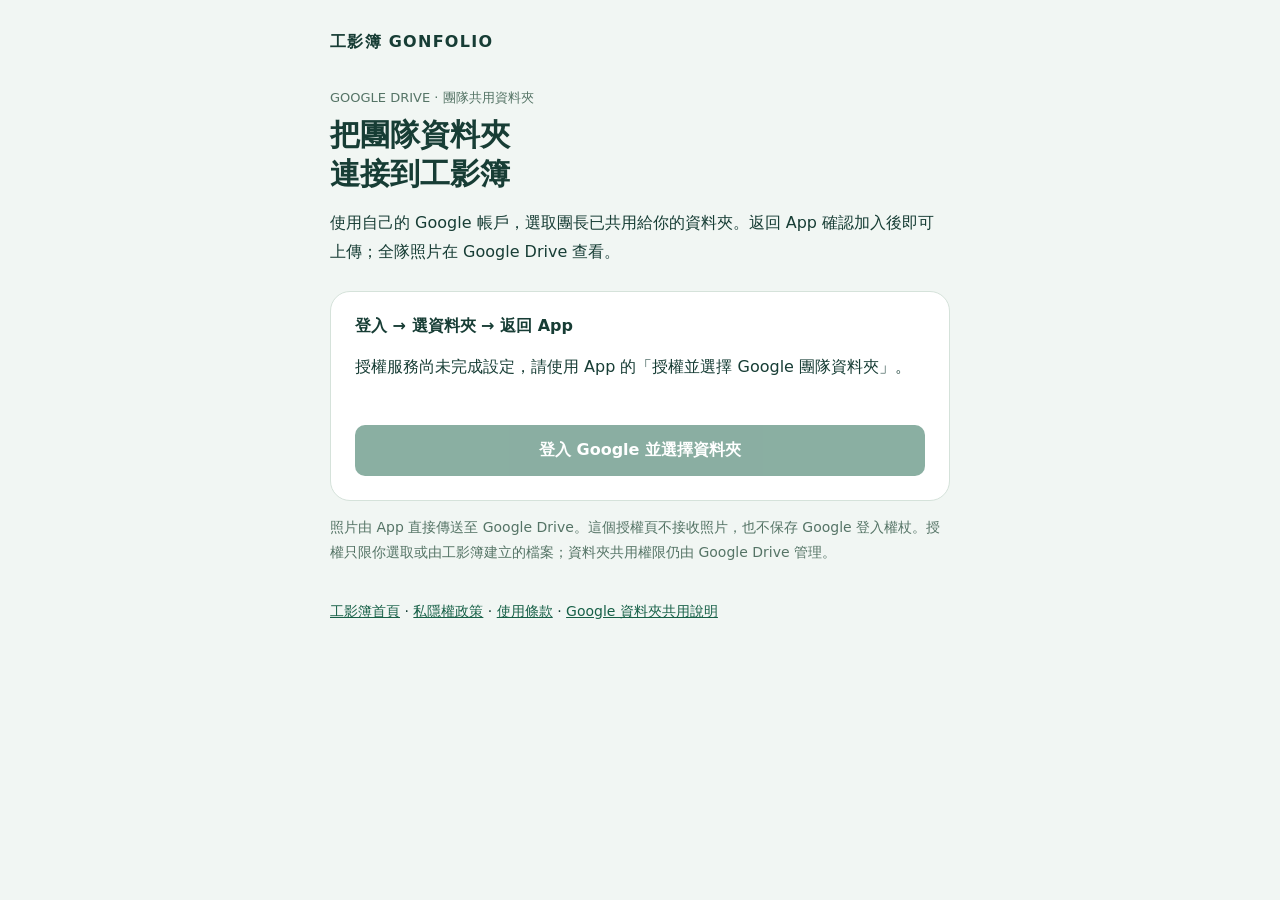
<file: index.html>
<!doctype html>
<html lang="zh-Hant">
<head><meta name="google-site-verification" content="Nn_IgteA2ON3d1dRdtTkC3zUwNd9rB3LvDil2HXBy3Y" /><meta name="google-site-verification" content="3NgYE6z-aHCLZFXHqShtHD-wTeL3xOKbj1ky5w47az0" /><meta charset="utf-8"><meta name="viewport" content="width=device-width,initial-scale=1"><meta name="referrer" content="strict-origin-when-cross-origin"><title>加入 Google 團隊 · 工影簿 Gonfolio</title>
<style>
:root{color-scheme:light;font-family:system-ui,sans-serif;color:#173d35;background:#f1f6f3}*{box-sizing:border-box}body{margin:0;padding:32px 20px}main{max-width:620px;margin:0 auto}header{font-weight:700;letter-spacing:.08em;margin-bottom:36px}h1{font-size:30px;line-height:1.3;margin:8px 0 16px}p{line-height:1.8}.eyebrow{font-size:13px;color:#557466}section{background:#fff;border:1px solid #d5e2da;border-radius:20px;padding:24px;margin-top:24px}button,.action{font:inherit;font-weight:600;padding:15px 20px;border:0;border-radius:10px;background:#176047;color:white;cursor:pointer;display:block;width:100%;text-align:center;text-decoration:none;margin-top:14px}button:disabled{opacity:.5;cursor:wait}button.secondary{background:#e7f0e9;color:#173d35}textarea{font:14px ui-monospace,monospace;width:100%;min-height:100px;padding:12px;border:1px solid #b9cec5;border-radius:8px}a{color:#176047}#status{white-space:pre-wrap;min-height:56px}#account{overflow-wrap:anywhere}.fine{font-size:14px;color:#557466}footer{padding-top:24px;font-size:14px}[hidden]{display:none!important}:focus-visible{outline:3px solid #c1902e;outline-offset:4px}
</style><script defer src="config.js"></script><script defer src="picker.js"></script></head>
<body><main><header>工影簿 GONFOLIO</header><div class="eyebrow">GOOGLE DRIVE · 團隊共用資料夾</div><h1>把團隊資料夾<br>連接到工影簿</h1><p>使用自己的 Google 帳戶，選取團長已共用給你的資料夾。返回 App 確認加入後即可上傳；全隊照片在 Google Drive 查看。</p>
<section aria-label="Google 資料夾授權"><strong>登入 → 選資料夾 → 返回 App</strong><p id="status" role="status" aria-live="polite">正在準備 Google 授權…</p><p id="account" class="fine"></p><button id="pick" disabled>登入 Google 並選擇資料夾</button><a id="return" class="action" hidden>返回 App 確認加入</a>
<details id="result-panel" hidden><summary>無法返回 App？使用代碼加入</summary><p class="fine">也可複製資料夾代碼，在 App「團隊 → 加入團隊」貼上。代碼不會授予他人存取權。</p><textarea id="result" readonly aria-label="團隊資料夾代碼"></textarea><button id="copy" class="secondary" disabled>複製資料夾代碼</button></details></section>
<p class="fine">照片由 App 直接傳送至 Google Drive。這個授權頁不接收照片，也不保存 Google 登入權杖。授權只限你選取或由工影簿建立的檔案；資料夾共用權限仍由 Google Drive 管理。</p>
<footer><a href="home.html">工影簿首頁</a> · <a href="privacy.html">私隱權政策</a> · <a href="terms.html">使用條款</a> · <a href="https://support.google.com/drive/answer/7166529">Google 資料夾共用說明</a></footer></main></body></html>
</file>
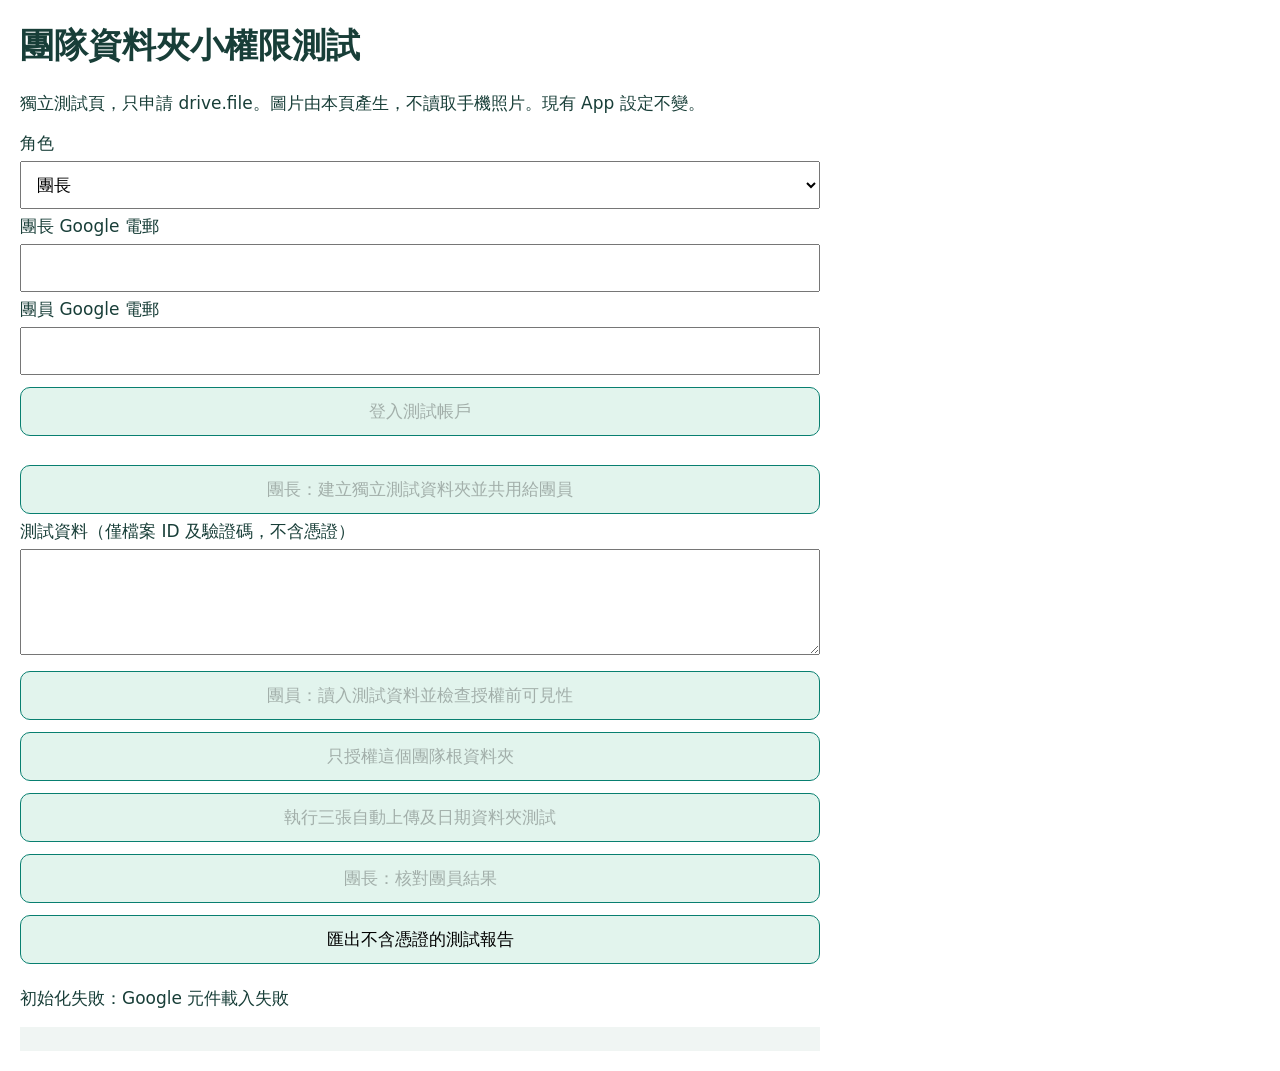
<file: drive-file-probe.html>
<!doctype html><html lang="zh-Hant"><head><meta charset="utf-8"><meta name="viewport" content="width=device-width,initial-scale=1"><meta name="referrer" content="strict-origin-when-cross-origin"><title>Gonfolio 小權限獨立測試</title><style>body{font:17px system-ui;margin:20px;max-width:800px;color:#183e38}button,input,select,textarea{font:inherit;padding:12px;margin:6px 0;box-sizing:border-box;width:100%}button{background:#e2f4ed;border:1px solid #087f70;border-radius:10px}pre{white-space:pre-wrap;overflow-wrap:anywhere;background:#f0f5f3;padding:12px}label{display:block}small{display:block;color:#526760}</style></head><body>
<h1>團隊資料夾小權限測試</h1><p>獨立測試頁，只申請 drive.file。圖片由本頁產生，不讀取手機照片。現有 App 設定不變。</p>
<label>角色<select id="role"><option value="owner">團長</option><option value="member">團員</option></select></label>
<label>團長 Google 電郵<input id="owner" type="email"></label><label>團員 Google 電郵<input id="member" type="email"></label>
<button id="login" disabled>登入測試帳戶</button><p id="identity"></p>
<button id="prepare" disabled>團長：建立獨立測試資料夾並共用給團員</button>
<label>測試資料（僅檔案 ID 及驗證碼，不含憑證）<textarea id="manifest" rows="4"></textarea></label>
<button id="load" disabled>團員：讀入測試資料並檢查授權前可見性</button>
<button id="pick" disabled>只授權這個團隊根資料夾</button>
<button id="run" disabled>執行三張自動上傳及日期資料夾測試</button>
<button id="cross" disabled>團長：核對團員結果</button>
<button id="export">匯出不含憑證的測試報告</button>
<p id="status">載入 Google 元件…</p><pre id="report"></pre>
<script src="config.js"></script><script type="module" src="drive-file-probe.mjs"></script></body></html>
</file>
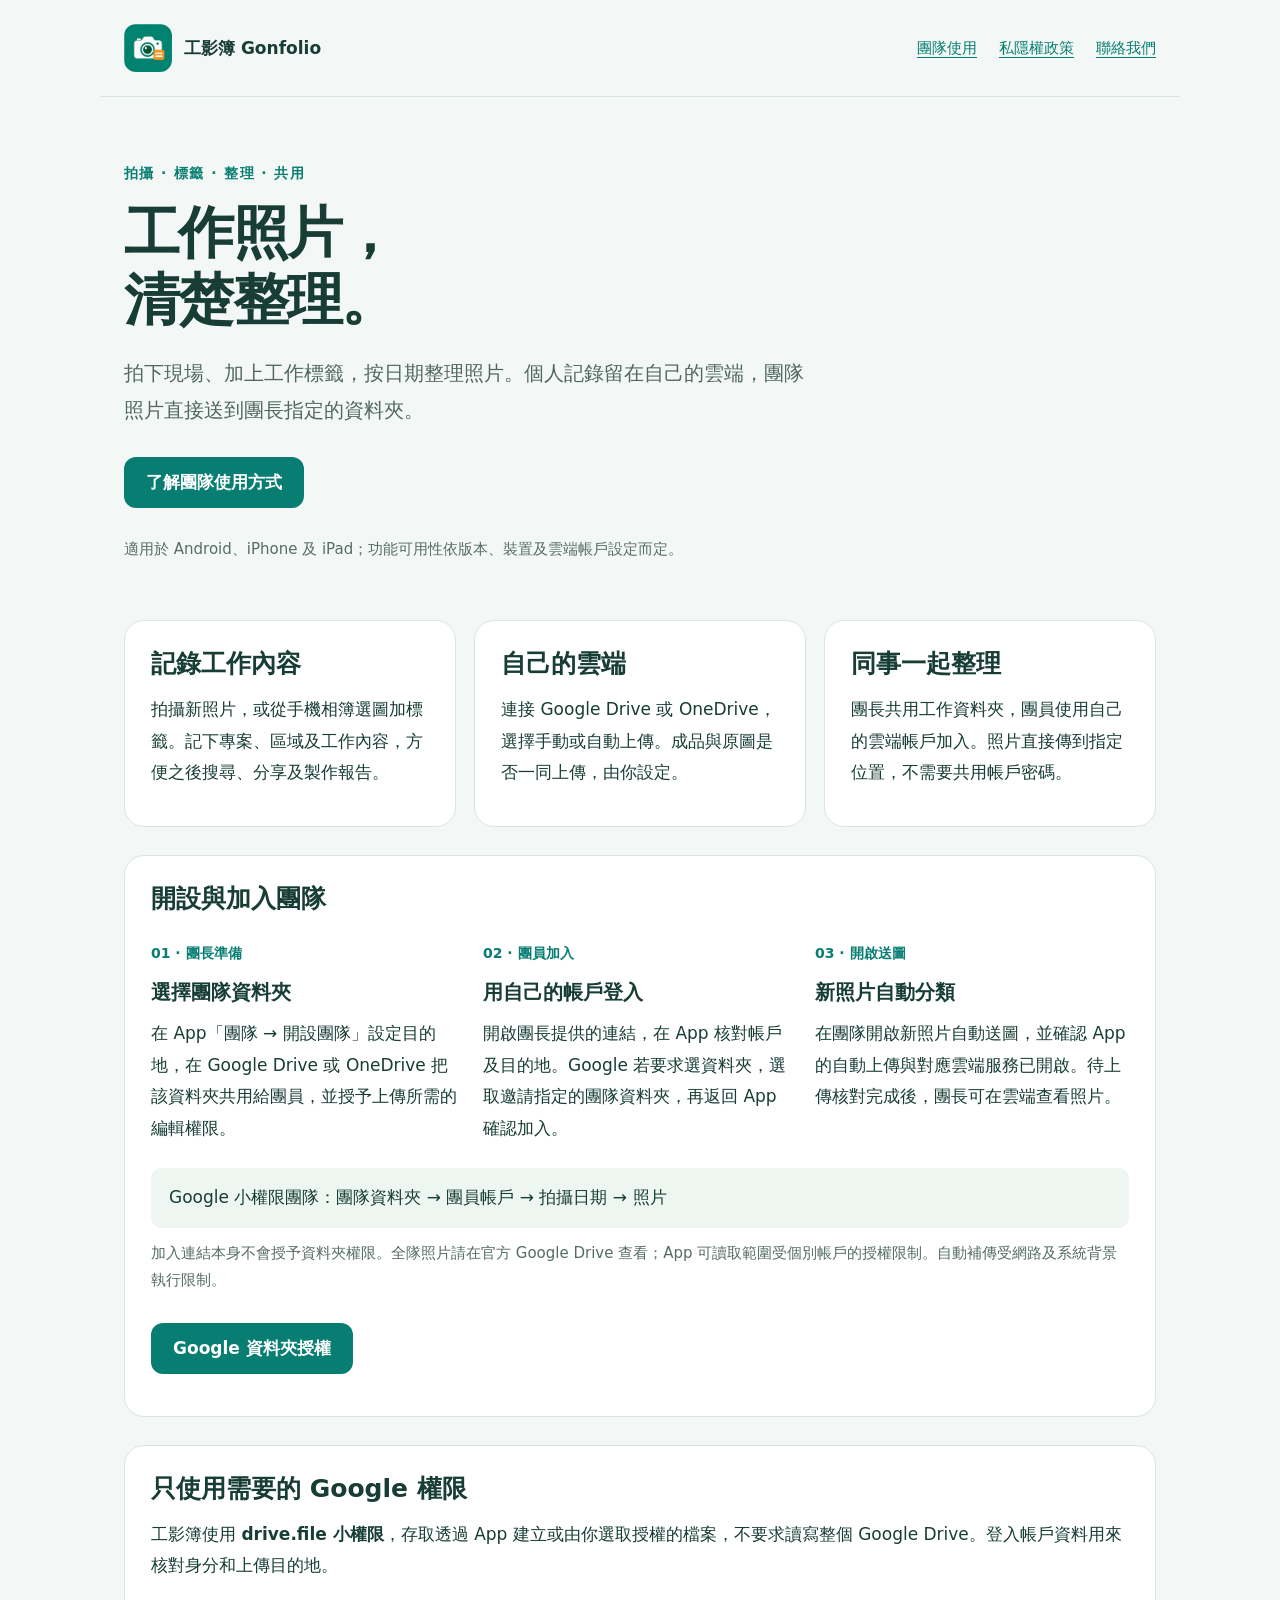
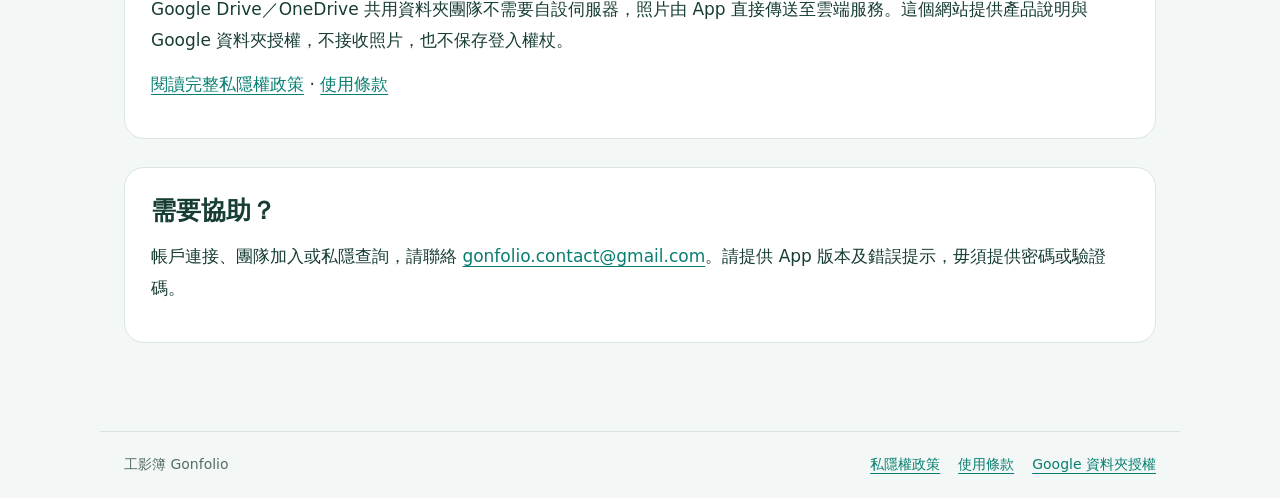
<file: home.html>
<!doctype html>
<html lang="zh-Hant">
<head><meta name="google-site-verification" content="Nn_IgteA2ON3d1dRdtTkC3zUwNd9rB3LvDil2HXBy3Y" /><meta name="google-site-verification" content="3NgYE6z-aHCLZFXHqShtHD-wTeL3xOKbj1ky5w47az0" /><meta charset="utf-8"><meta name="viewport" content="width=device-width,initial-scale=1"><meta name="referrer" content="no-referrer"><meta name="description" content="工影簿 Gonfolio：為工作照片加上標籤，按日期整理，直接上傳到個人或團隊的 Google Drive、OneDrive。"><title>工影簿 Gonfolio · 工作照片，清楚整理</title><link rel="icon" href="logo.png"><link rel="stylesheet" href="site.css"></head>
<body><a class="skip" href="#main">跳至主要內容</a>
<header><a class="brand" href="home.html"><img src="logo.png" width="48" height="48" alt="">工影簿 Gonfolio</a><nav aria-label="網站導覽"><a href="#team">團隊使用</a><a href="privacy.html">私隱權政策</a><a href="mailto:gonfolio.contact@gmail.com">聯絡我們</a></nav></header>
<main id="main"><section class="hero"><div class="eyebrow">拍攝 · 標籤 · 整理 · 共用</div><h1>工作照片，<br>清楚整理。</h1><p class="lead">拍下現場、加上工作標籤，按日期整理照片。個人記錄留在自己的雲端，團隊照片直接送到團長指定的資料夾。</p><a class="button" href="#team">了解團隊使用方式</a><p class="muted">適用於 Android、iPhone 及 iPad；功能可用性依版本、裝置及雲端帳戶設定而定。</p></section>
<div class="grid"><section class="card"><h2>記錄工作內容</h2><p>拍攝新照片，或從手機相簿選圖加標籤。記下專案、區域及工作內容，方便之後搜尋、分享及製作報告。</p></section><section class="card"><h2>自己的雲端</h2><p>連接 Google Drive 或 OneDrive，選擇手動或自動上傳。成品與原圖是否一同上傳，由你設定。</p></section><section class="card"><h2>同事一起整理</h2><p>團長共用工作資料夾，團員使用自己的雲端帳戶加入。照片直接傳到指定位置，不需要共用帳戶密碼。</p></section></div>
<section class="panel" id="team"><h2>開設與加入團隊</h2><div class="grid"><div><p class="step">01 · 團長準備</p><h3>選擇團隊資料夾</h3><p>在 App「團隊 → 開設團隊」設定目的地，在 Google Drive 或 OneDrive 把該資料夾共用給團員，並授予上傳所需的編輯權限。</p></div><div><p class="step">02 · 團員加入</p><h3>用自己的帳戶登入</h3><p>開啟團長提供的連結，在 App 核對帳戶及目的地。Google 若要求選資料夾，選取邀請指定的團隊資料夾，再返回 App 確認加入。</p></div><div><p class="step">03 · 開啟送圖</p><h3>新照片自動分類</h3><p>在團隊開啟新照片自動送圖，並確認 App 的自動上傳與對應雲端服務已開啟。待上傳核對完成後，團長可在雲端查看照片。</p></div></div><p class="path">Google 小權限團隊：團隊資料夾 → 團員帳戶 → 拍攝日期 → 照片</p><p class="muted">加入連結本身不會授予資料夾權限。全隊照片請在官方 Google Drive 查看；App 可讀取範圍受個別帳戶的授權限制。自動補傳受網路及系統背景執行限制。</p><a class="button" href="index.html">Google 資料夾授權</a></section>
<section class="panel"><h2>只使用需要的 Google 權限</h2><p>工影簿使用 <strong>drive.file 小權限</strong>，存取透過 App 建立或由你選取授權的檔案，不要求讀寫整個 Google Drive。登入帳戶資料用來核對身分和上傳目的地。</p><p>Google Drive／OneDrive 共用資料夾團隊不需要自設伺服器，照片由 App 直接傳送至雲端服務。這個網站提供產品說明與 Google 資料夾授權，不接收照片，也不保存登入權杖。</p><p><a href="privacy.html">閱讀完整私隱權政策</a> · <a href="terms.html">使用條款</a></p></section>
<section class="panel"><h2>需要協助？</h2><p>帳戶連接、團隊加入或私隱查詢，請聯絡 <a href="mailto:gonfolio.contact@gmail.com">gonfolio.contact@gmail.com</a>。請提供 App 版本及錯誤提示，毋須提供密碼或驗證碼。</p></section></main>
<footer><span>工影簿 Gonfolio</span><a href="privacy.html">私隱權政策</a><a href="terms.html">使用條款</a><a href="index.html">Google 資料夾授權</a></footer></body></html>
</file>
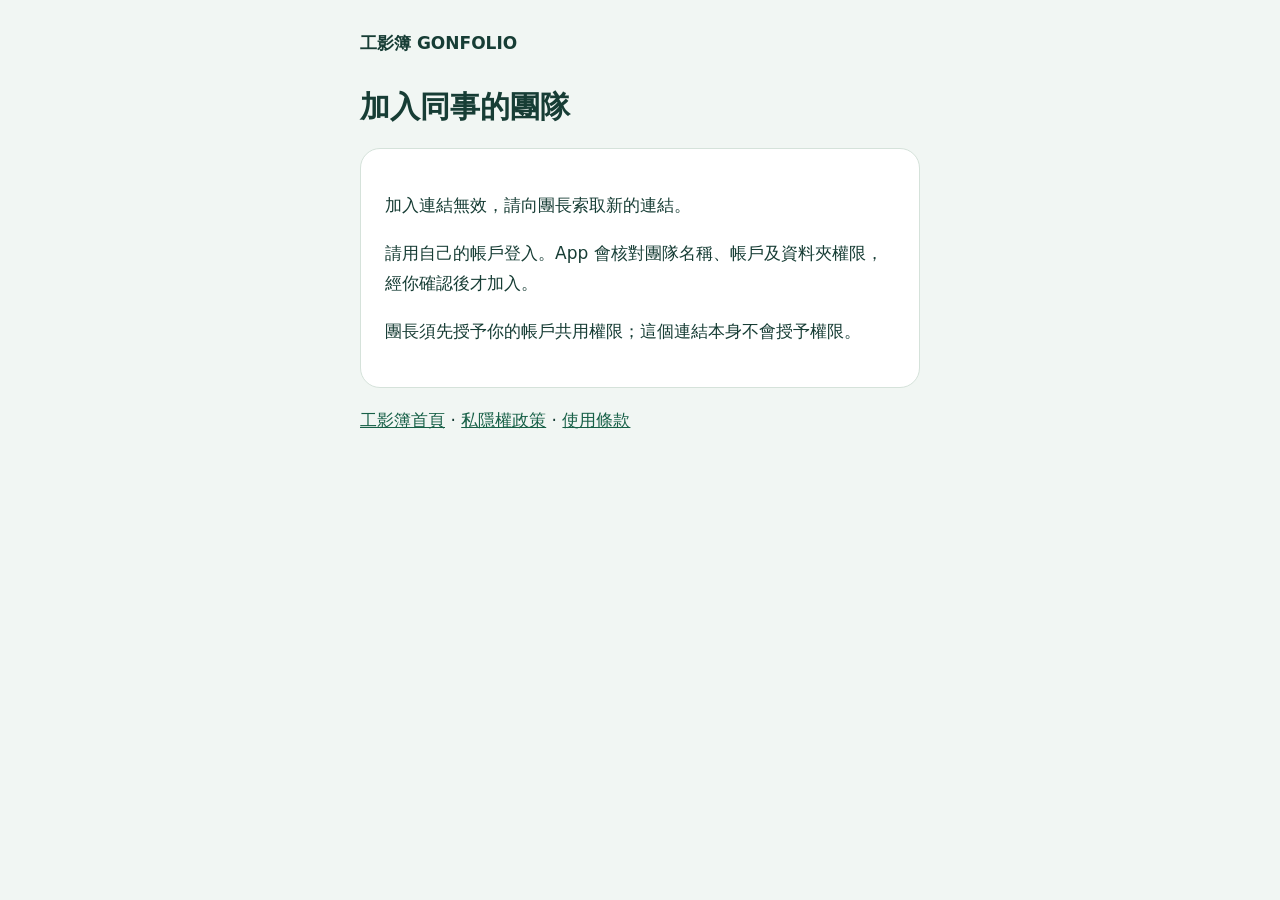
<file: invite.html>
<!doctype html>
<html lang="zh-Hant"><head><meta charset="utf-8"><meta name="viewport" content="width=device-width,initial-scale=1"><meta name="referrer" content="no-referrer"><title>加入團隊 · 工影簿 Gonfolio</title>
<style>:root{font:17px system-ui,sans-serif;color:#173d35;background:#f1f6f3}*{box-sizing:border-box}body{margin:0;padding:32px 20px}main{max-width:560px;margin:auto}header{font-weight:700;margin-bottom:32px}h1{font-size:30px}p{line-height:1.8}section{background:white;border:1px solid #d5e2da;border-radius:20px;padding:24px}.action,button{display:block;width:100%;padding:16px;margin-top:16px;border:0;border-radius:10px;background:#176047;color:white;font:inherit;text-align:center;text-decoration:none}textarea{width:100%;min-height:100px;margin-top:16px;overflow-wrap:anywhere}details{margin-top:24px}a{color:#176047}[hidden]{display:none!important}:focus-visible{outline:3px solid #c1902e;outline-offset:4px}</style><script defer src="invite.js"></script></head>
<body><main><header>工影簿 GONFOLIO</header><h1>加入同事的團隊</h1><section><p id="status" role="status">正在核對加入連結…</p><a id="open" class="action" hidden>開啟 App，確認加入</a><p>請用自己的帳戶登入。App 會核對團隊名稱、帳戶及資料夾權限，經你確認後才加入。</p><p>團長須先授予你的帳戶共用權限；這個連結本身不會授予權限。</p><details id="fallback" hidden><summary>App 沒有開啟？</summary><p>請先安裝新版工影簿。也可複製代碼，在 App「團隊 → 加入團隊」貼上。</p><textarea id="code" readonly aria-label="團隊加入代碼"></textarea><button id="copy">複製加入代碼</button></details></section><p><a href="home.html">工影簿首頁</a> · <a href="privacy.html">私隱權政策</a> · <a href="terms.html">使用條款</a></p></main></body></html>
</file>
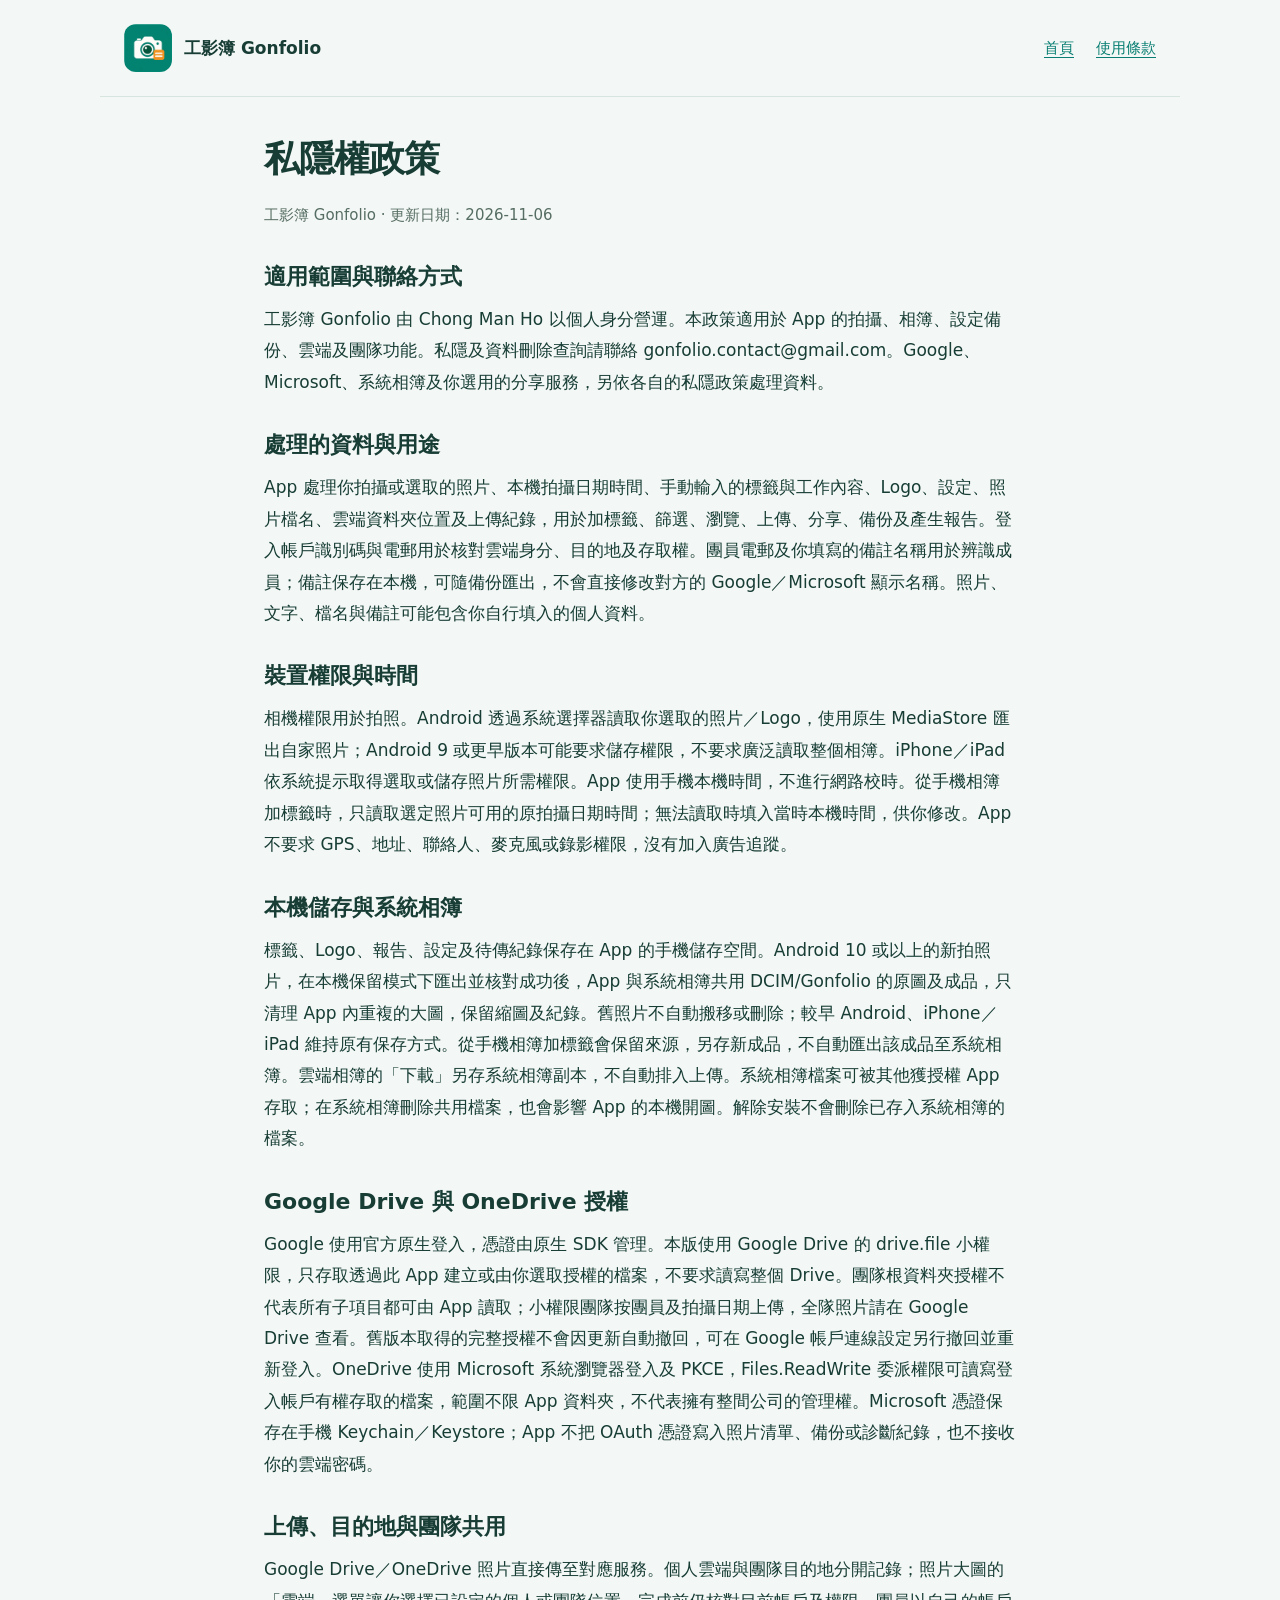
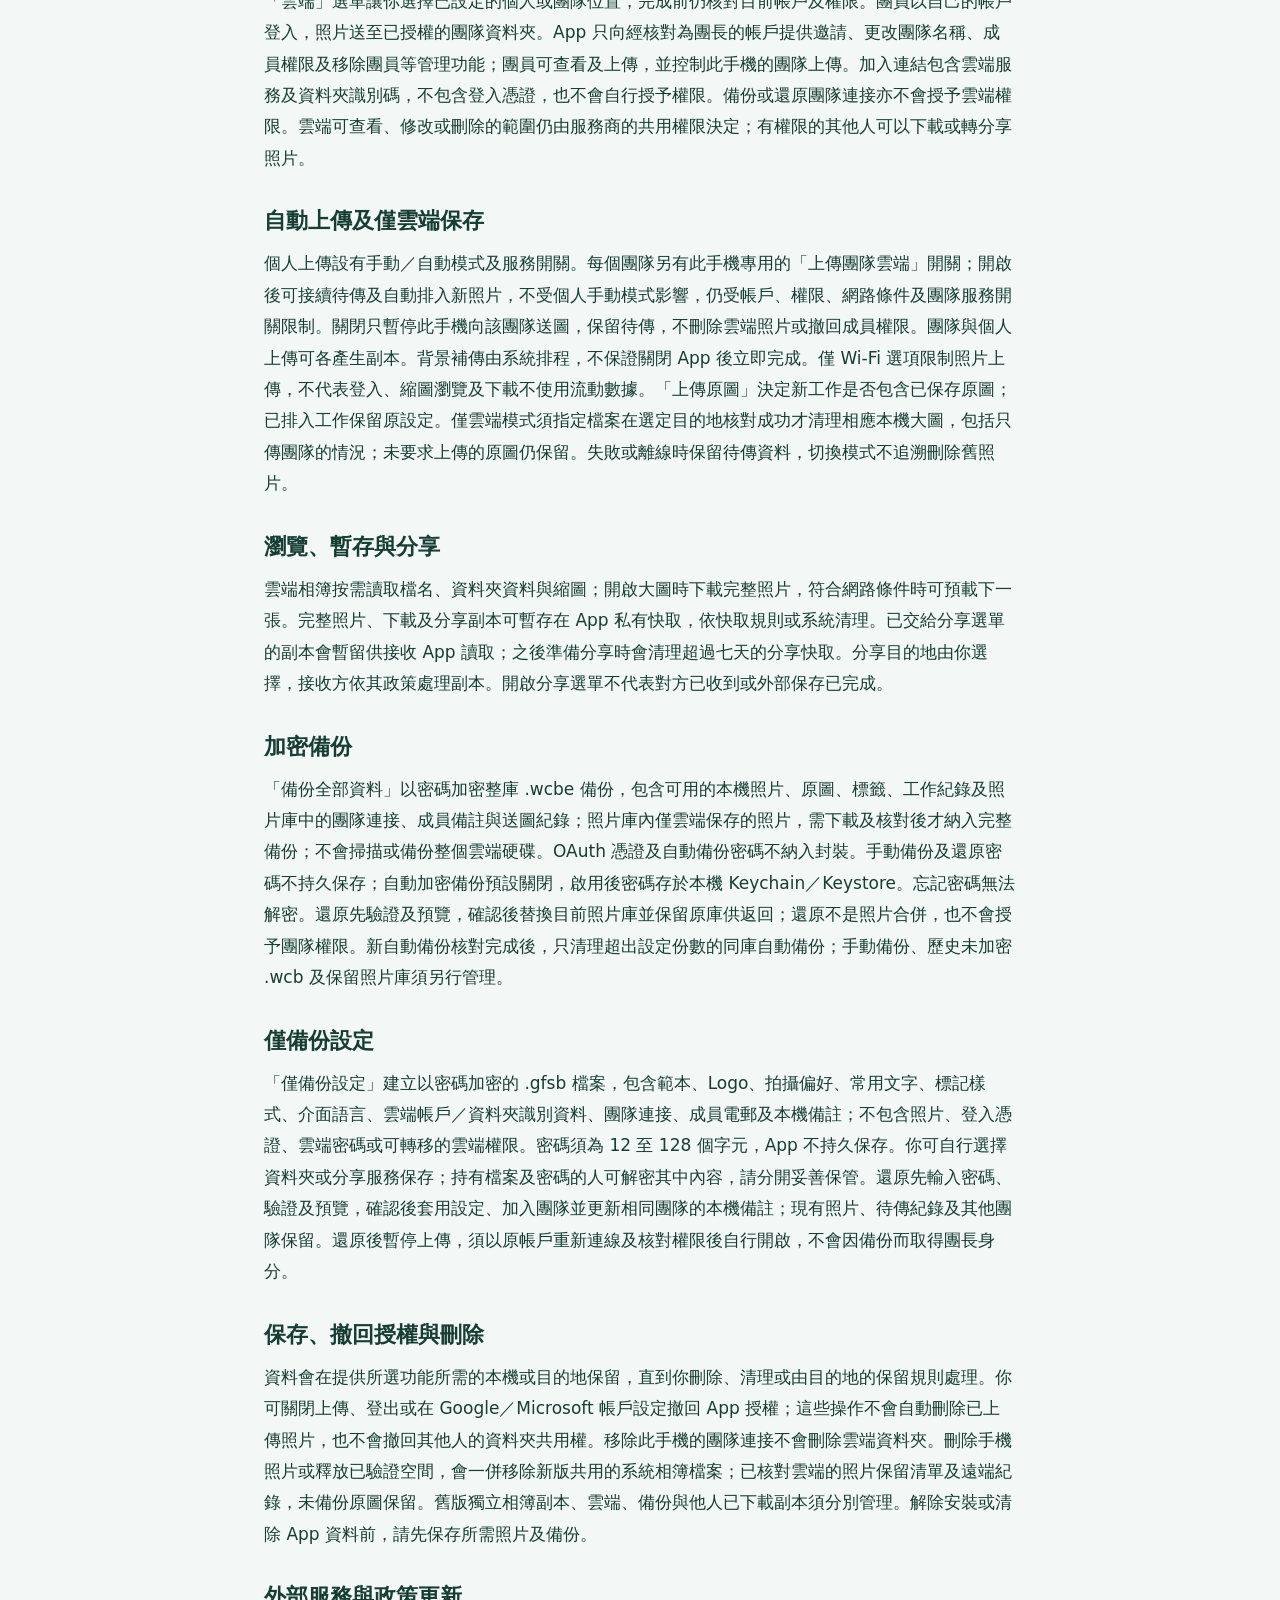
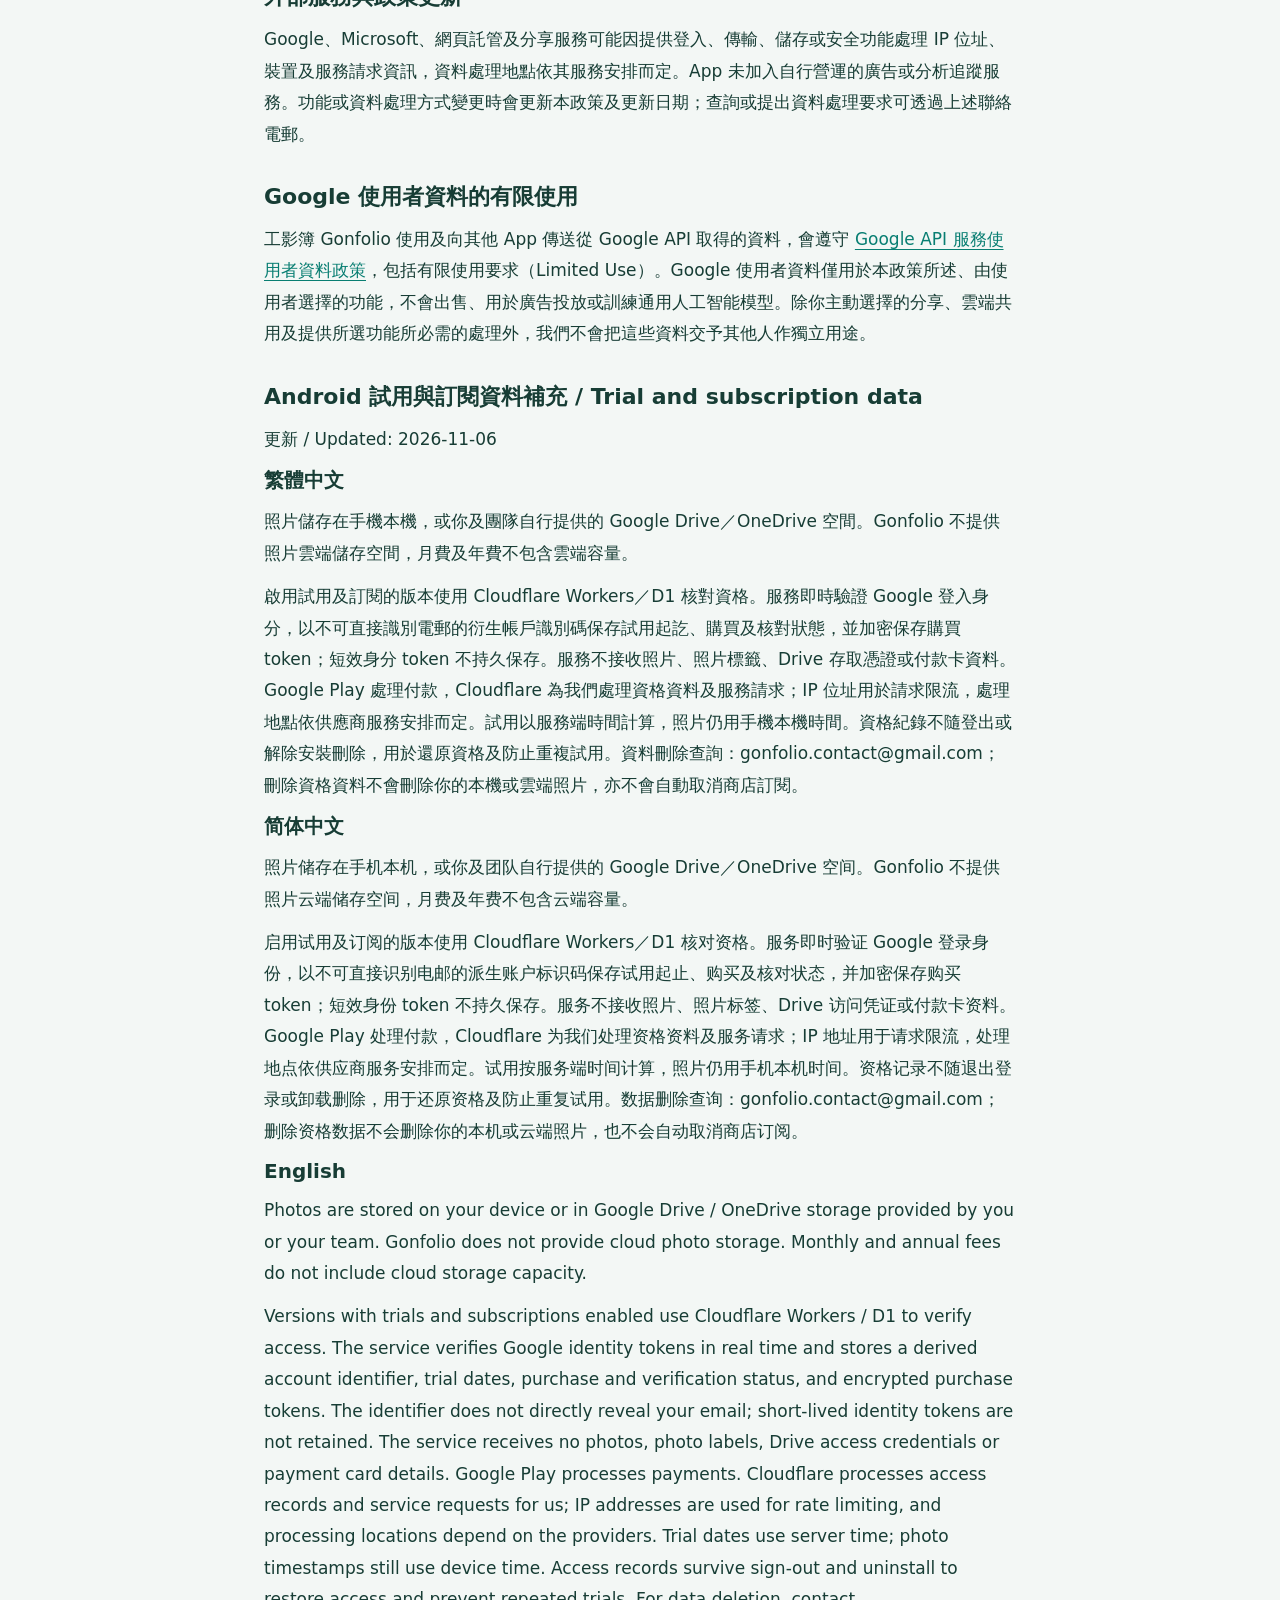
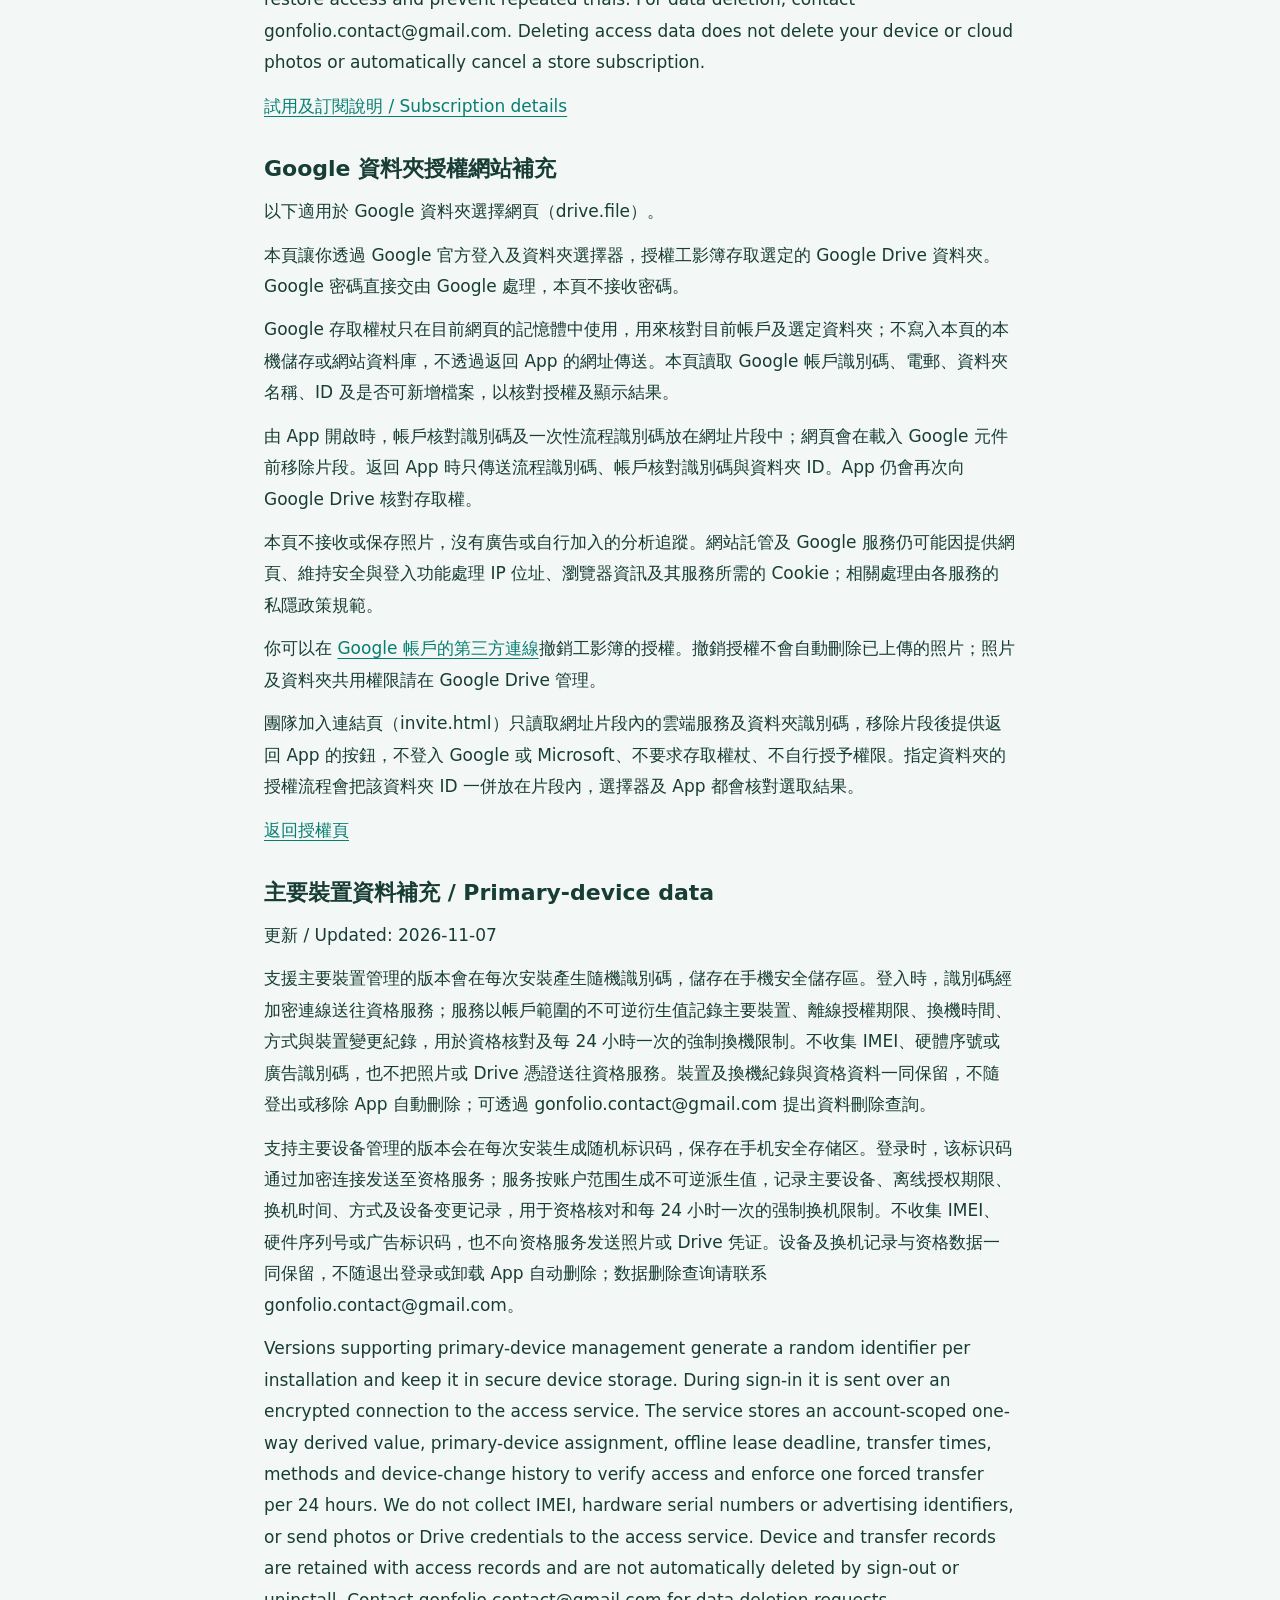
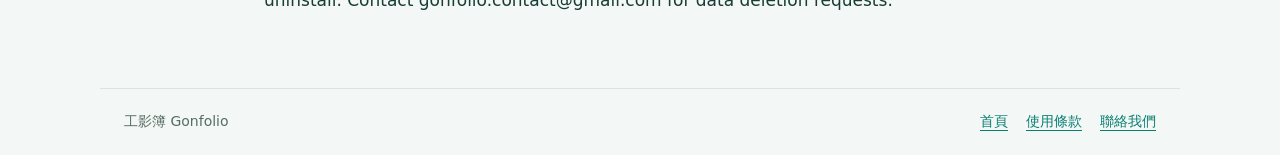
<file: privacy.html>
<!doctype html>
<html lang="zh-Hant"><head><meta charset="utf-8"><meta name="viewport" content="width=device-width,initial-scale=1"><meta name="referrer" content="no-referrer"><title>私隱權政策 · 工影簿 Gonfolio</title><link rel="icon" href="logo.png"><link rel="stylesheet" href="site.css"></head>
<body><a class="skip" href="#main">跳至主要內容</a><header><a class="brand" href="home.html"><img src="logo.png" width="48" height="48" alt="">工影簿 Gonfolio</a><nav aria-label="網站導覽"><a href="home.html">首頁</a><a href="terms.html">使用條款</a></nav></header>
<main class="legal" id="main"><h1>私隱權政策</h1><p class="muted">工影簿 Gonfolio · 更新日期：2026-11-06</p>
<h2>適用範圍與聯絡方式</h2><p>工影簿 Gonfolio 由 Chong Man Ho 以個人身分營運。本政策適用於 App 的拍攝、相簿、設定備份、雲端及團隊功能。私隱及資料刪除查詢請聯絡 gonfolio.contact@gmail.com。Google、Microsoft、系統相簿及你選用的分享服務，另依各自的私隱政策處理資料。</p>
<h2>處理的資料與用途</h2><p>App 處理你拍攝或選取的照片、本機拍攝日期時間、手動輸入的標籤與工作內容、Logo、設定、照片檔名、雲端資料夾位置及上傳紀錄，用於加標籤、篩選、瀏覽、上傳、分享、備份及產生報告。登入帳戶識別碼與電郵用於核對雲端身分、目的地及存取權。團員電郵及你填寫的備註名稱用於辨識成員；備註保存在本機，可隨備份匯出，不會直接修改對方的 Google／Microsoft 顯示名稱。照片、文字、檔名與備註可能包含你自行填入的個人資料。</p>
<h2>裝置權限與時間</h2><p>相機權限用於拍照。Android 透過系統選擇器讀取你選取的照片／Logo，使用原生 MediaStore 匯出自家照片；Android 9 或更早版本可能要求儲存權限，不要求廣泛讀取整個相簿。iPhone／iPad 依系統提示取得選取或儲存照片所需權限。App 使用手機本機時間，不進行網路校時。從手機相簿加標籤時，只讀取選定照片可用的原拍攝日期時間；無法讀取時填入當時本機時間，供你修改。App 不要求 GPS、地址、聯絡人、麥克風或錄影權限，沒有加入廣告追蹤。</p>
<h2>本機儲存與系統相簿</h2><p>標籤、Logo、報告、設定及待傳紀錄保存在 App 的手機儲存空間。Android 10 或以上的新拍照片，在本機保留模式下匯出並核對成功後，App 與系統相簿共用 DCIM/Gonfolio 的原圖及成品，只清理 App 內重複的大圖，保留縮圖及紀錄。舊照片不自動搬移或刪除；較早 Android、iPhone／iPad 維持原有保存方式。從手機相簿加標籤會保留來源，另存新成品，不自動匯出該成品至系統相簿。雲端相簿的「下載」另存系統相簿副本，不自動排入上傳。系統相簿檔案可被其他獲授權 App 存取；在系統相簿刪除共用檔案，也會影響 App 的本機開圖。解除安裝不會刪除已存入系統相簿的檔案。</p>
<h2>Google Drive 與 OneDrive 授權</h2><p>Google 使用官方原生登入，憑證由原生 SDK 管理。本版使用 Google Drive 的 drive.file 小權限，只存取透過此 App 建立或由你選取授權的檔案，不要求讀寫整個 Drive。團隊根資料夾授權不代表所有子項目都可由 App 讀取；小權限團隊按團員及拍攝日期上傳，全隊照片請在 Google Drive 查看。舊版本取得的完整授權不會因更新自動撤回，可在 Google 帳戶連線設定另行撤回並重新登入。OneDrive 使用 Microsoft 系統瀏覽器登入及 PKCE，Files.ReadWrite 委派權限可讀寫登入帳戶有權存取的檔案，範圍不限 App 資料夾，不代表擁有整間公司的管理權。Microsoft 憑證保存在手機 Keychain／Keystore；App 不把 OAuth 憑證寫入照片清單、備份或診斷紀錄，也不接收你的雲端密碼。</p>
<h2>上傳、目的地與團隊共用</h2><p>Google Drive／OneDrive 照片直接傳至對應服務。個人雲端與團隊目的地分開記錄；照片大圖的「雲端」選單讓你選擇已設定的個人或團隊位置，完成前仍核對目前帳戶及權限。團員以自己的帳戶登入，照片送至已授權的團隊資料夾。App 只向經核對為團長的帳戶提供邀請、更改團隊名稱、成員權限及移除團員等管理功能；團員可查看及上傳，並控制此手機的團隊上傳。加入連結包含雲端服務及資料夾識別碼，不包含登入憑證，也不會自行授予權限。備份或還原團隊連接亦不會授予雲端權限。雲端可查看、修改或刪除的範圍仍由服務商的共用權限決定；有權限的其他人可以下載或轉分享照片。</p>
<h2>自動上傳及僅雲端保存</h2><p>個人上傳設有手動／自動模式及服務開關。每個團隊另有此手機專用的「上傳團隊雲端」開關；開啟後可接續待傳及自動排入新照片，不受個人手動模式影響，仍受帳戶、權限、網路條件及團隊服務開關限制。關閉只暫停此手機向該團隊送圖，保留待傳，不刪除雲端照片或撤回成員權限。團隊與個人上傳可各產生副本。背景補傳由系統排程，不保證關閉 App 後立即完成。僅 Wi-Fi 選項限制照片上傳，不代表登入、縮圖瀏覽及下載不使用流動數據。「上傳原圖」決定新工作是否包含已保存原圖；已排入工作保留原設定。僅雲端模式須指定檔案在選定目的地核對成功才清理相應本機大圖，包括只傳團隊的情況；未要求上傳的原圖仍保留。失敗或離線時保留待傳資料，切換模式不追溯刪除舊照片。</p>
<h2>瀏覽、暫存與分享</h2><p>雲端相簿按需讀取檔名、資料夾資料與縮圖；開啟大圖時下載完整照片，符合網路條件時可預載下一張。完整照片、下載及分享副本可暫存在 App 私有快取，依快取規則或系統清理。已交給分享選單的副本會暫留供接收 App 讀取；之後準備分享時會清理超過七天的分享快取。分享目的地由你選擇，接收方依其政策處理副本。開啟分享選單不代表對方已收到或外部保存已完成。</p>
<h2>加密備份</h2><p>「備份全部資料」以密碼加密整庫 .wcbe 備份，包含可用的本機照片、原圖、標籤、工作紀錄及照片庫中的團隊連接、成員備註與送圖紀錄；照片庫內僅雲端保存的照片，需下載及核對後才納入完整備份；不會掃描或備份整個雲端硬碟。OAuth 憑證及自動備份密碼不納入封裝。手動備份及還原密碼不持久保存；自動加密備份預設關閉，啟用後密碼存於本機 Keychain／Keystore。忘記密碼無法解密。還原先驗證及預覽，確認後替換目前照片庫並保留原庫供返回；還原不是照片合併，也不會授予團隊權限。新自動備份核對完成後，只清理超出設定份數的同庫自動備份；手動備份、歷史未加密 .wcb 及保留照片庫須另行管理。</p>
<h2>僅備份設定</h2><p>「僅備份設定」建立以密碼加密的 .gfsb 檔案，包含範本、Logo、拍攝偏好、常用文字、標記樣式、介面語言、雲端帳戶／資料夾識別資料、團隊連接、成員電郵及本機備註；不包含照片、登入憑證、雲端密碼或可轉移的雲端權限。密碼須為 12 至 128 個字元，App 不持久保存。你可自行選擇資料夾或分享服務保存；持有檔案及密碼的人可解密其中內容，請分開妥善保管。還原先輸入密碼、驗證及預覽，確認後套用設定、加入團隊並更新相同團隊的本機備註；現有照片、待傳紀錄及其他團隊保留。還原後暫停上傳，須以原帳戶重新連線及核對權限後自行開啟，不會因備份而取得團長身分。</p>
<h2>保存、撤回授權與刪除</h2><p>資料會在提供所選功能所需的本機或目的地保留，直到你刪除、清理或由目的地的保留規則處理。你可關閉上傳、登出或在 Google／Microsoft 帳戶設定撤回 App 授權；這些操作不會自動刪除已上傳照片，也不會撤回其他人的資料夾共用權。移除此手機的團隊連接不會刪除雲端資料夾。刪除手機照片或釋放已驗證空間，會一併移除新版共用的系統相簿檔案；已核對雲端的照片保留清單及遠端紀錄，未備份原圖保留。舊版獨立相簿副本、雲端、備份與他人已下載副本須分別管理。解除安裝或清除 App 資料前，請先保存所需照片及備份。</p>
<h2>外部服務與政策更新</h2><p>Google、Microsoft、網頁託管及分享服務可能因提供登入、傳輸、儲存或安全功能處理 IP 位址、裝置及服務請求資訊，資料處理地點依其服務安排而定。App 未加入自行營運的廣告或分析追蹤服務。功能或資料處理方式變更時會更新本政策及更新日期；查詢或提出資料處理要求可透過上述聯絡電郵。</p>
<h2>Google 使用者資料的有限使用</h2><p>工影簿 Gonfolio 使用及向其他 App 傳送從 Google API 取得的資料，會遵守 <a href="https://developers.google.com/terms/api-services-user-data-policy">Google API 服務使用者資料政策</a>，包括有限使用要求（Limited Use）。Google 使用者資料僅用於本政策所述、由使用者選擇的功能，不會出售、用於廣告投放或訓練通用人工智能模型。除你主動選擇的分享、雲端共用及提供所選功能所必需的處理外，我們不會把這些資料交予其他人作獨立用途。</p>
<section id="subscription-privacy"><h2>Android 試用與訂閱資料補充 / Trial and subscription data</h2><p>更新 / Updated: 2026-11-06</p>
<div lang="zh-Hant"><h3>繁體中文</h3><p>照片儲存在手機本機，或你及團隊自行提供的 Google Drive／OneDrive 空間。Gonfolio 不提供照片雲端儲存空間，月費及年費不包含雲端容量。</p><p>啟用試用及訂閱的版本使用 Cloudflare Workers／D1 核對資格。服務即時驗證 Google 登入身分，以不可直接識別電郵的衍生帳戶識別碼保存試用起訖、購買及核對狀態，並加密保存購買 token；短效身分 token 不持久保存。服務不接收照片、照片標籤、Drive 存取憑證或付款卡資料。Google Play 處理付款，Cloudflare 為我們處理資格資料及服務請求；IP 位址用於請求限流，處理地點依供應商服務安排而定。試用以服務端時間計算，照片仍用手機本機時間。資格紀錄不隨登出或解除安裝刪除，用於還原資格及防止重複試用。資料刪除查詢：gonfolio.contact@gmail.com；刪除資格資料不會刪除你的本機或雲端照片，亦不會自動取消商店訂閱。</p></div>
<div lang="zh-Hans"><h3>简体中文</h3><p>照片储存在手机本机，或你及团队自行提供的 Google Drive／OneDrive 空间。Gonfolio 不提供照片云端储存空间，月费及年费不包含云端容量。</p><p>启用试用及订阅的版本使用 Cloudflare Workers／D1 核对资格。服务即时验证 Google 登录身份，以不可直接识别电邮的派生账户标识码保存试用起止、购买及核对状态，并加密保存购买 token；短效身份 token 不持久保存。服务不接收照片、照片标签、Drive 访问凭证或付款卡资料。Google Play 处理付款，Cloudflare 为我们处理资格资料及服务请求；IP 地址用于请求限流，处理地点依供应商服务安排而定。试用按服务端时间计算，照片仍用手机本机时间。资格记录不随退出登录或卸载删除，用于还原资格及防止重复试用。数据删除查询：gonfolio.contact@gmail.com；删除资格数据不会删除你的本机或云端照片，也不会自动取消商店订阅。</p></div>
<div lang="en"><h3>English</h3><p>Photos are stored on your device or in Google Drive / OneDrive storage provided by you or your team. Gonfolio does not provide cloud photo storage. Monthly and annual fees do not include cloud storage capacity.</p><p>Versions with trials and subscriptions enabled use Cloudflare Workers / D1 to verify access. The service verifies Google identity tokens in real time and stores a derived account identifier, trial dates, purchase and verification status, and encrypted purchase tokens. The identifier does not directly reveal your email; short-lived identity tokens are not retained. The service receives no photos, photo labels, Drive access credentials or payment card details. Google Play processes payments. Cloudflare processes access records and service requests for us; IP addresses are used for rate limiting, and processing locations depend on the providers. Trial dates use server time; photo timestamps still use device time. Access records survive sign-out and uninstall to restore access and prevent repeated trials. For data deletion, contact gonfolio.contact@gmail.com. Deleting access data does not delete your device or cloud photos or automatically cancel a store subscription.</p></div>
<p><a href="subscription.html">試用及訂閱說明 / Subscription details</a></p></section>
<h2>Google 資料夾授權網站補充</h2><p>以下適用於 Google 資料夾選擇網頁（drive.file）。</p><p>本頁讓你透過 Google 官方登入及資料夾選擇器，授權工影簿存取選定的 Google Drive 資料夾。Google 密碼直接交由 Google 處理，本頁不接收密碼。</p><p>Google 存取權杖只在目前網頁的記憶體中使用，用來核對目前帳戶及選定資料夾；不寫入本頁的本機儲存或網站資料庫，不透過返回 App 的網址傳送。本頁讀取 Google 帳戶識別碼、電郵、資料夾名稱、ID 及是否可新增檔案，以核對授權及顯示結果。</p><p>由 App 開啟時，帳戶核對識別碼及一次性流程識別碼放在網址片段中；網頁會在載入 Google 元件前移除片段。返回 App 時只傳送流程識別碼、帳戶核對識別碼與資料夾 ID。App 仍會再次向 Google Drive 核對存取權。</p><p>本頁不接收或保存照片，沒有廣告或自行加入的分析追蹤。網站託管及 Google 服務仍可能因提供網頁、維持安全與登入功能處理 IP 位址、瀏覽器資訊及其服務所需的 Cookie；相關處理由各服務的私隱政策規範。</p><p>你可以在 <a href="https://myaccount.google.com/connections">Google 帳戶的第三方連線</a>撤銷工影簿的授權。撤銷授權不會自動刪除已上傳的照片；照片及資料夾共用權限請在 Google Drive 管理。</p><p>團隊加入連結頁（invite.html）只讀取網址片段內的雲端服務及資料夾識別碼，移除片段後提供返回 App 的按鈕，不登入 Google 或 Microsoft、不要求存取權杖、不自行授予權限。指定資料夾的授權流程會把該資料夾 ID 一併放在片段內，選擇器及 App 都會核對選取結果。</p><p><a href="index.html">返回授權頁</a></p>

<section id="primary-device-privacy"><h2>主要裝置資料補充 / Primary-device data</h2><p>更新 / Updated: 2026-11-07</p>
<div lang="zh-Hant"><p>支援主要裝置管理的版本會在每次安裝產生隨機識別碼，儲存在手機安全儲存區。登入時，識別碼經加密連線送往資格服務；服務以帳戶範圍的不可逆衍生值記錄主要裝置、離線授權期限、換機時間、方式與裝置變更紀錄，用於資格核對及每 24 小時一次的強制換機限制。不收集 IMEI、硬體序號或廣告識別碼，也不把照片或 Drive 憑證送往資格服務。裝置及換機紀錄與資格資料一同保留，不隨登出或移除 App 自動刪除；可透過 gonfolio.contact@gmail.com 提出資料刪除查詢。</p></div>
<div lang="zh-Hans"><p>支持主要设备管理的版本会在每次安装生成随机标识码，保存在手机安全存储区。登录时，该标识码通过加密连接发送至资格服务；服务按账户范围生成不可逆派生值，记录主要设备、离线授权期限、换机时间、方式及设备变更记录，用于资格核对和每 24 小时一次的强制换机限制。不收集 IMEI、硬件序列号或广告标识码，也不向资格服务发送照片或 Drive 凭证。设备及换机记录与资格数据一同保留，不随退出登录或卸载 App 自动删除；数据删除查询请联系 gonfolio.contact@gmail.com。</p></div>
<div lang="en"><p>Versions supporting primary-device management generate a random identifier per installation and keep it in secure device storage. During sign-in it is sent over an encrypted connection to the access service. The service stores an account-scoped one-way derived value, primary-device assignment, offline lease deadline, transfer times, methods and device-change history to verify access and enforce one forced transfer per 24 hours. We do not collect IMEI, hardware serial numbers or advertising identifiers, or send photos or Drive credentials to the access service. Device and transfer records are retained with access records and are not automatically deleted by sign-out or uninstall. Contact gonfolio.contact@gmail.com for data deletion requests.</p></div></section>
</main><footer><span>工影簿 Gonfolio</span><a href="home.html">首頁</a><a href="terms.html">使用條款</a><a href="mailto:gonfolio.contact@gmail.com">聯絡我們</a></footer></body></html>
</file>
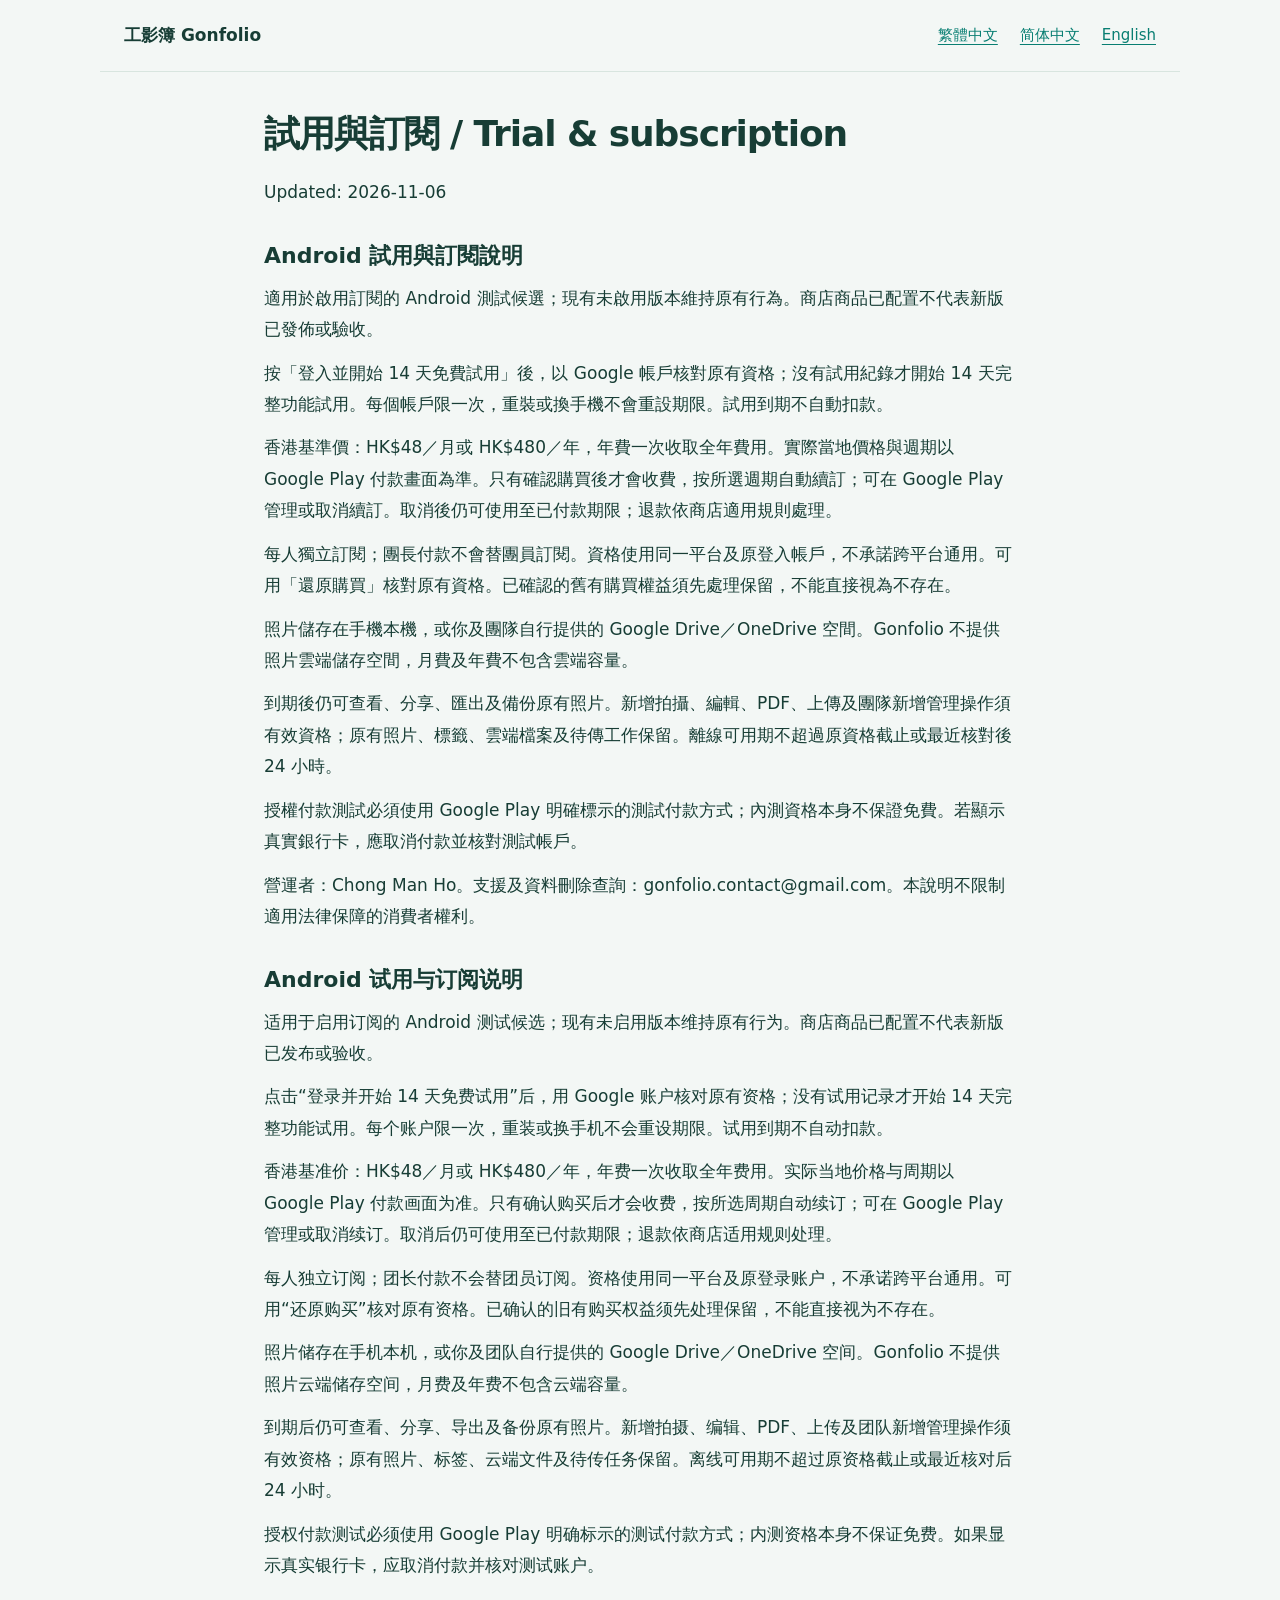
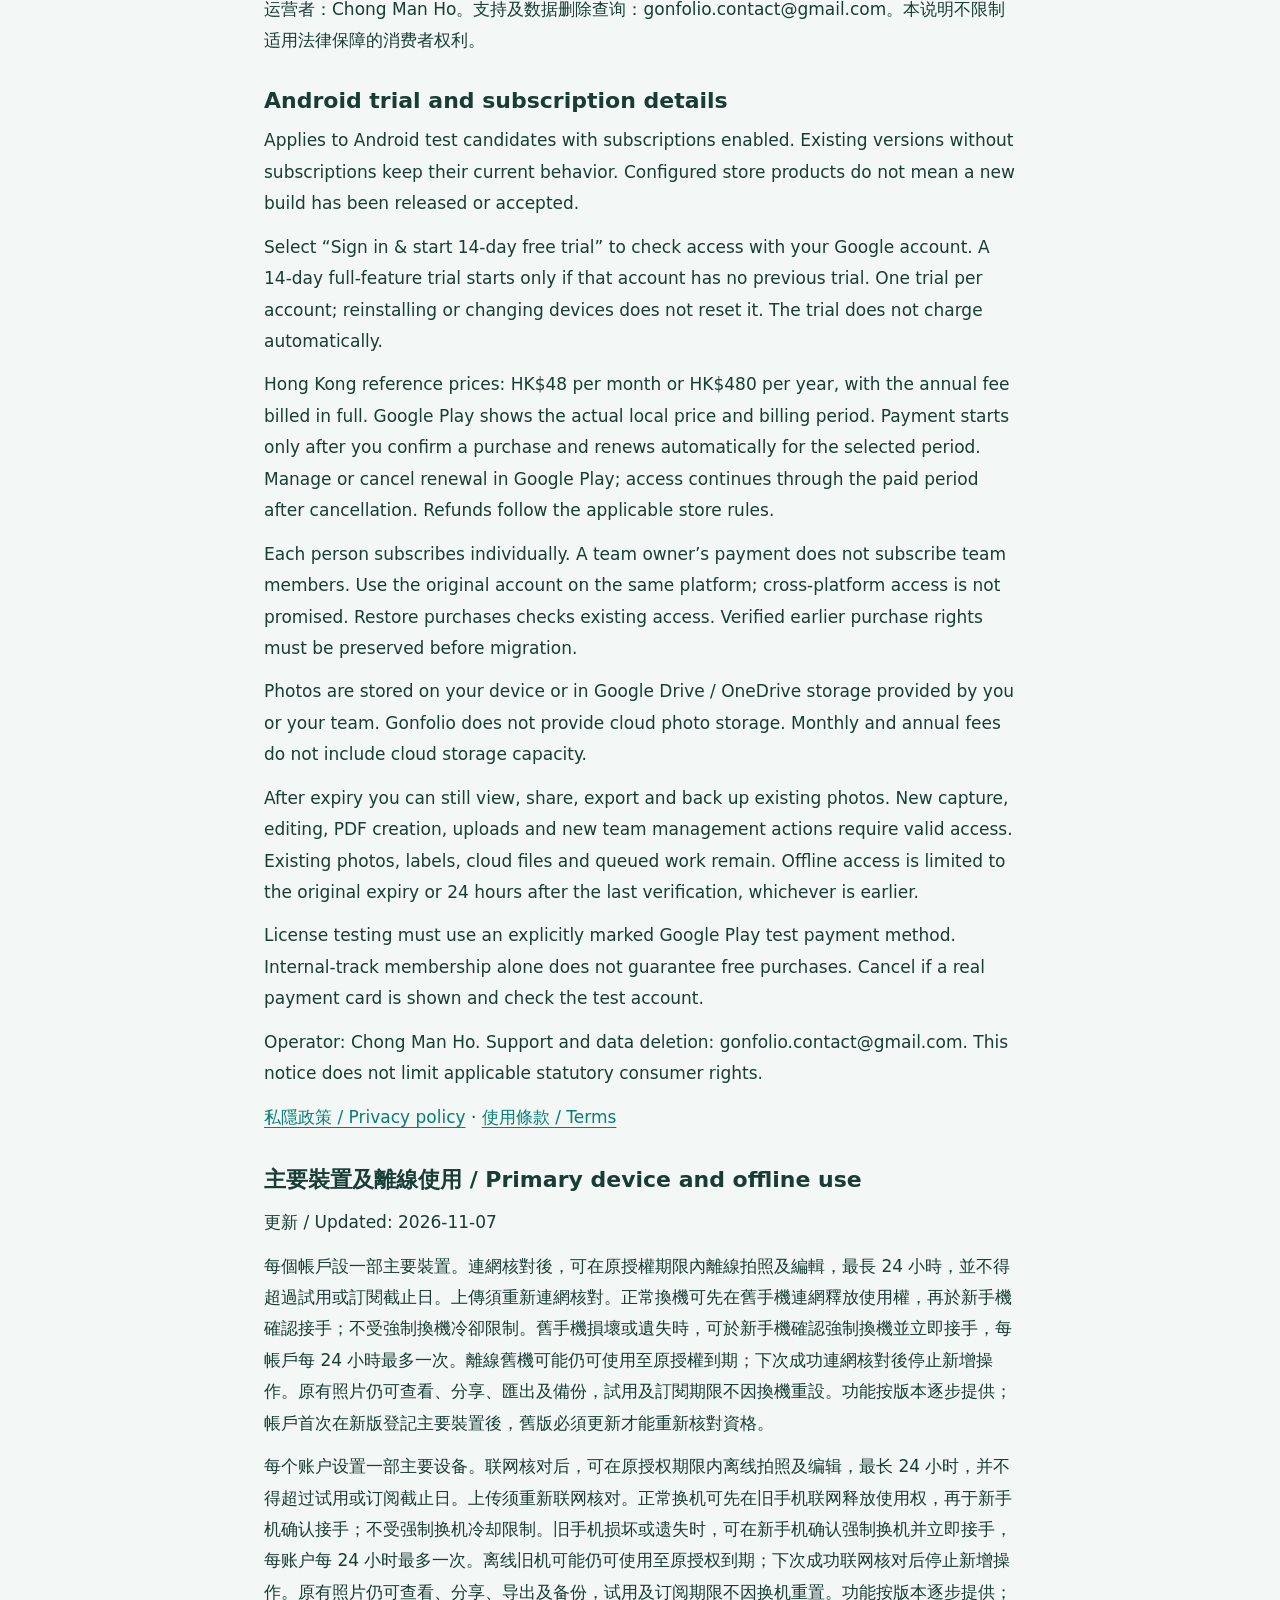
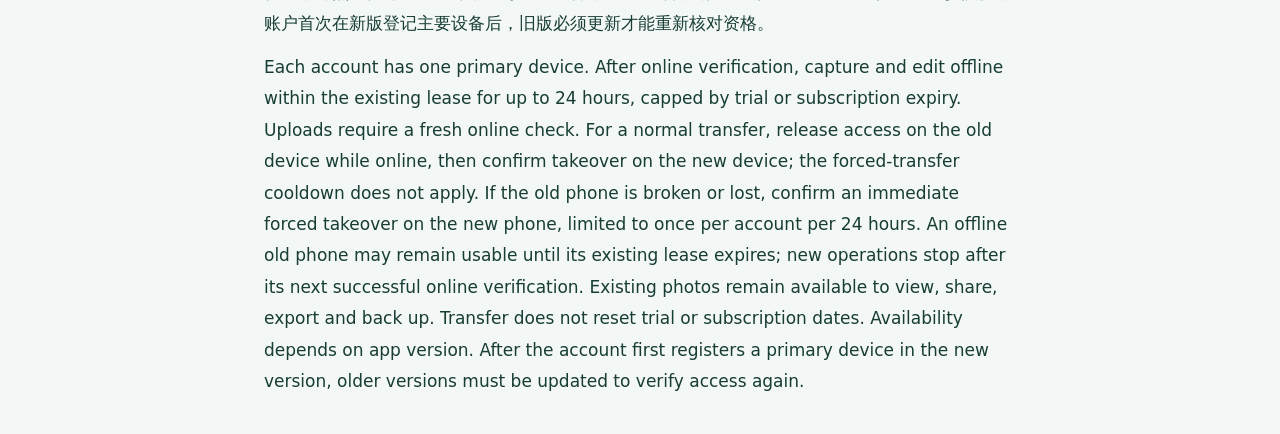
<file: subscription.html>
<!doctype html>
<html lang="zh-Hant"><head><meta charset="utf-8"><meta name="viewport" content="width=device-width,initial-scale=1"><meta name="referrer" content="no-referrer"><title>試用與訂閱 · Gonfolio</title><link rel="stylesheet" href="site.css"></head><body><header><a class="brand" href="home.html">工影簿 Gonfolio</a><nav aria-label="Language"><a href="#zh-Hant">繁體中文</a><a href="#zh-Hans">简体中文</a><a href="#en">English</a></nav></header><main class="legal"><h1>試用與訂閱 / Trial &amp; subscription</h1><p>Updated: 2026-11-06</p><section lang="zh-Hant" id="zh-Hant"><h2>Android 試用與訂閱說明</h2><p>適用於啟用訂閱的 Android 測試候選；現有未啟用版本維持原有行為。商店商品已配置不代表新版已發佈或驗收。</p><p>按「登入並開始 14 天免費試用」後，以 Google 帳戶核對原有資格；沒有試用紀錄才開始 14 天完整功能試用。每個帳戶限一次，重裝或換手機不會重設期限。試用到期不自動扣款。</p><p>香港基準價：HK$48／月或 HK$480／年，年費一次收取全年費用。實際當地價格與週期以 Google Play 付款畫面為準。只有確認購買後才會收費，按所選週期自動續訂；可在 Google Play 管理或取消續訂。取消後仍可使用至已付款期限；退款依商店適用規則處理。</p><p>每人獨立訂閱；團長付款不會替團員訂閱。資格使用同一平台及原登入帳戶，不承諾跨平台通用。可用「還原購買」核對原有資格。已確認的舊有購買權益須先處理保留，不能直接視為不存在。</p><p>照片儲存在手機本機，或你及團隊自行提供的 Google Drive／OneDrive 空間。Gonfolio 不提供照片雲端儲存空間，月費及年費不包含雲端容量。</p><p>到期後仍可查看、分享、匯出及備份原有照片。新增拍攝、編輯、PDF、上傳及團隊新增管理操作須有效資格；原有照片、標籤、雲端檔案及待傳工作保留。離線可用期不超過原資格截止或最近核對後 24 小時。</p><p>授權付款測試必須使用 Google Play 明確標示的測試付款方式；內測資格本身不保證免費。若顯示真實銀行卡，應取消付款並核對測試帳戶。</p><p>營運者：Chong Man Ho。支援及資料刪除查詢：gonfolio.contact@gmail.com。本說明不限制適用法律保障的消費者權利。</p></section>
<section lang="zh-Hans" id="zh-Hans"><h2>Android 试用与订阅说明</h2><p>适用于启用订阅的 Android 测试候选；现有未启用版本维持原有行为。商店商品已配置不代表新版已发布或验收。</p><p>点击“登录并开始 14 天免费试用”后，用 Google 账户核对原有资格；没有试用记录才开始 14 天完整功能试用。每个账户限一次，重装或换手机不会重设期限。试用到期不自动扣款。</p><p>香港基准价：HK$48／月或 HK$480／年，年费一次收取全年费用。实际当地价格与周期以 Google Play 付款画面为准。只有确认购买后才会收费，按所选周期自动续订；可在 Google Play 管理或取消续订。取消后仍可使用至已付款期限；退款依商店适用规则处理。</p><p>每人独立订阅；团长付款不会替团员订阅。资格使用同一平台及原登录账户，不承诺跨平台通用。可用“还原购买”核对原有资格。已确认的旧有购买权益须先处理保留，不能直接视为不存在。</p><p>照片储存在手机本机，或你及团队自行提供的 Google Drive／OneDrive 空间。Gonfolio 不提供照片云端储存空间，月费及年费不包含云端容量。</p><p>到期后仍可查看、分享、导出及备份原有照片。新增拍摄、编辑、PDF、上传及团队新增管理操作须有效资格；原有照片、标签、云端文件及待传任务保留。离线可用期不超过原资格截止或最近核对后 24 小时。</p><p>授权付款测试必须使用 Google Play 明确标示的测试付款方式；内测资格本身不保证免费。如果显示真实银行卡，应取消付款并核对测试账户。</p><p>运营者：Chong Man Ho。支持及数据删除查询：gonfolio.contact@gmail.com。本说明不限制适用法律保障的消费者权利。</p></section>
<section lang="en" id="en"><h2>Android trial and subscription details</h2><p>Applies to Android test candidates with subscriptions enabled. Existing versions without subscriptions keep their current behavior. Configured store products do not mean a new build has been released or accepted.</p><p>Select “Sign in &amp; start 14-day free trial” to check access with your Google account. A 14-day full-feature trial starts only if that account has no previous trial. One trial per account; reinstalling or changing devices does not reset it. The trial does not charge automatically.</p><p>Hong Kong reference prices: HK$48 per month or HK$480 per year, with the annual fee billed in full. Google Play shows the actual local price and billing period. Payment starts only after you confirm a purchase and renews automatically for the selected period. Manage or cancel renewal in Google Play; access continues through the paid period after cancellation. Refunds follow the applicable store rules.</p><p>Each person subscribes individually. A team owner’s payment does not subscribe team members. Use the original account on the same platform; cross-platform access is not promised. Restore purchases checks existing access. Verified earlier purchase rights must be preserved before migration.</p><p>Photos are stored on your device or in Google Drive / OneDrive storage provided by you or your team. Gonfolio does not provide cloud photo storage. Monthly and annual fees do not include cloud storage capacity.</p><p>After expiry you can still view, share, export and back up existing photos. New capture, editing, PDF creation, uploads and new team management actions require valid access. Existing photos, labels, cloud files and queued work remain. Offline access is limited to the original expiry or 24 hours after the last verification, whichever is earlier.</p><p>License testing must use an explicitly marked Google Play test payment method. Internal-track membership alone does not guarantee free purchases. Cancel if a real payment card is shown and check the test account.</p><p>Operator: Chong Man Ho. Support and data deletion: gonfolio.contact@gmail.com. This notice does not limit applicable statutory consumer rights.</p></section><p><a href="privacy.html#subscription-privacy">私隱政策 / Privacy policy</a> · <a href="terms.html">使用條款 / Terms</a></p>
<section id="primary-device"><h2>主要裝置及離線使用 / Primary device and offline use</h2><p>更新 / Updated: 2026-11-07</p>
<div lang="zh-Hant"><p>每個帳戶設一部主要裝置。連網核對後，可在原授權期限內離線拍照及編輯，最長 24 小時，並不得超過試用或訂閱截止日。上傳須重新連網核對。正常換機可先在舊手機連網釋放使用權，再於新手機確認接手；不受強制換機冷卻限制。舊手機損壞或遺失時，可於新手機確認強制換機並立即接手，每帳戶每 24 小時最多一次。離線舊機可能仍可使用至原授權到期；下次成功連網核對後停止新增操作。原有照片仍可查看、分享、匯出及備份，試用及訂閱期限不因換機重設。功能按版本逐步提供；帳戶首次在新版登記主要裝置後，舊版必須更新才能重新核對資格。</p></div>
<div lang="zh-Hans"><p>每个账户设置一部主要设备。联网核对后，可在原授权期限内离线拍照及编辑，最长 24 小时，并不得超过试用或订阅截止日。上传须重新联网核对。正常换机可先在旧手机联网释放使用权，再于新手机确认接手；不受强制换机冷却限制。旧手机损坏或遗失时，可在新手机确认强制换机并立即接手，每账户每 24 小时最多一次。离线旧机可能仍可使用至原授权到期；下次成功联网核对后停止新增操作。原有照片仍可查看、分享、导出及备份，试用及订阅期限不因换机重置。功能按版本逐步提供；账户首次在新版登记主要设备后，旧版必须更新才能重新核对资格。</p></div>
<div lang="en"><p>Each account has one primary device. After online verification, capture and edit offline within the existing lease for up to 24 hours, capped by trial or subscription expiry. Uploads require a fresh online check. For a normal transfer, release access on the old device while online, then confirm takeover on the new device; the forced-transfer cooldown does not apply. If the old phone is broken or lost, confirm an immediate forced takeover on the new phone, limited to once per account per 24 hours. An offline old phone may remain usable until its existing lease expires; new operations stop after its next successful online verification. Existing photos remain available to view, share, export and back up. Transfer does not reset trial or subscription dates. Availability depends on app version. After the account first registers a primary device in the new version, older versions must be updated to verify access again.</p></div></section>
</main></body></html>
</file>
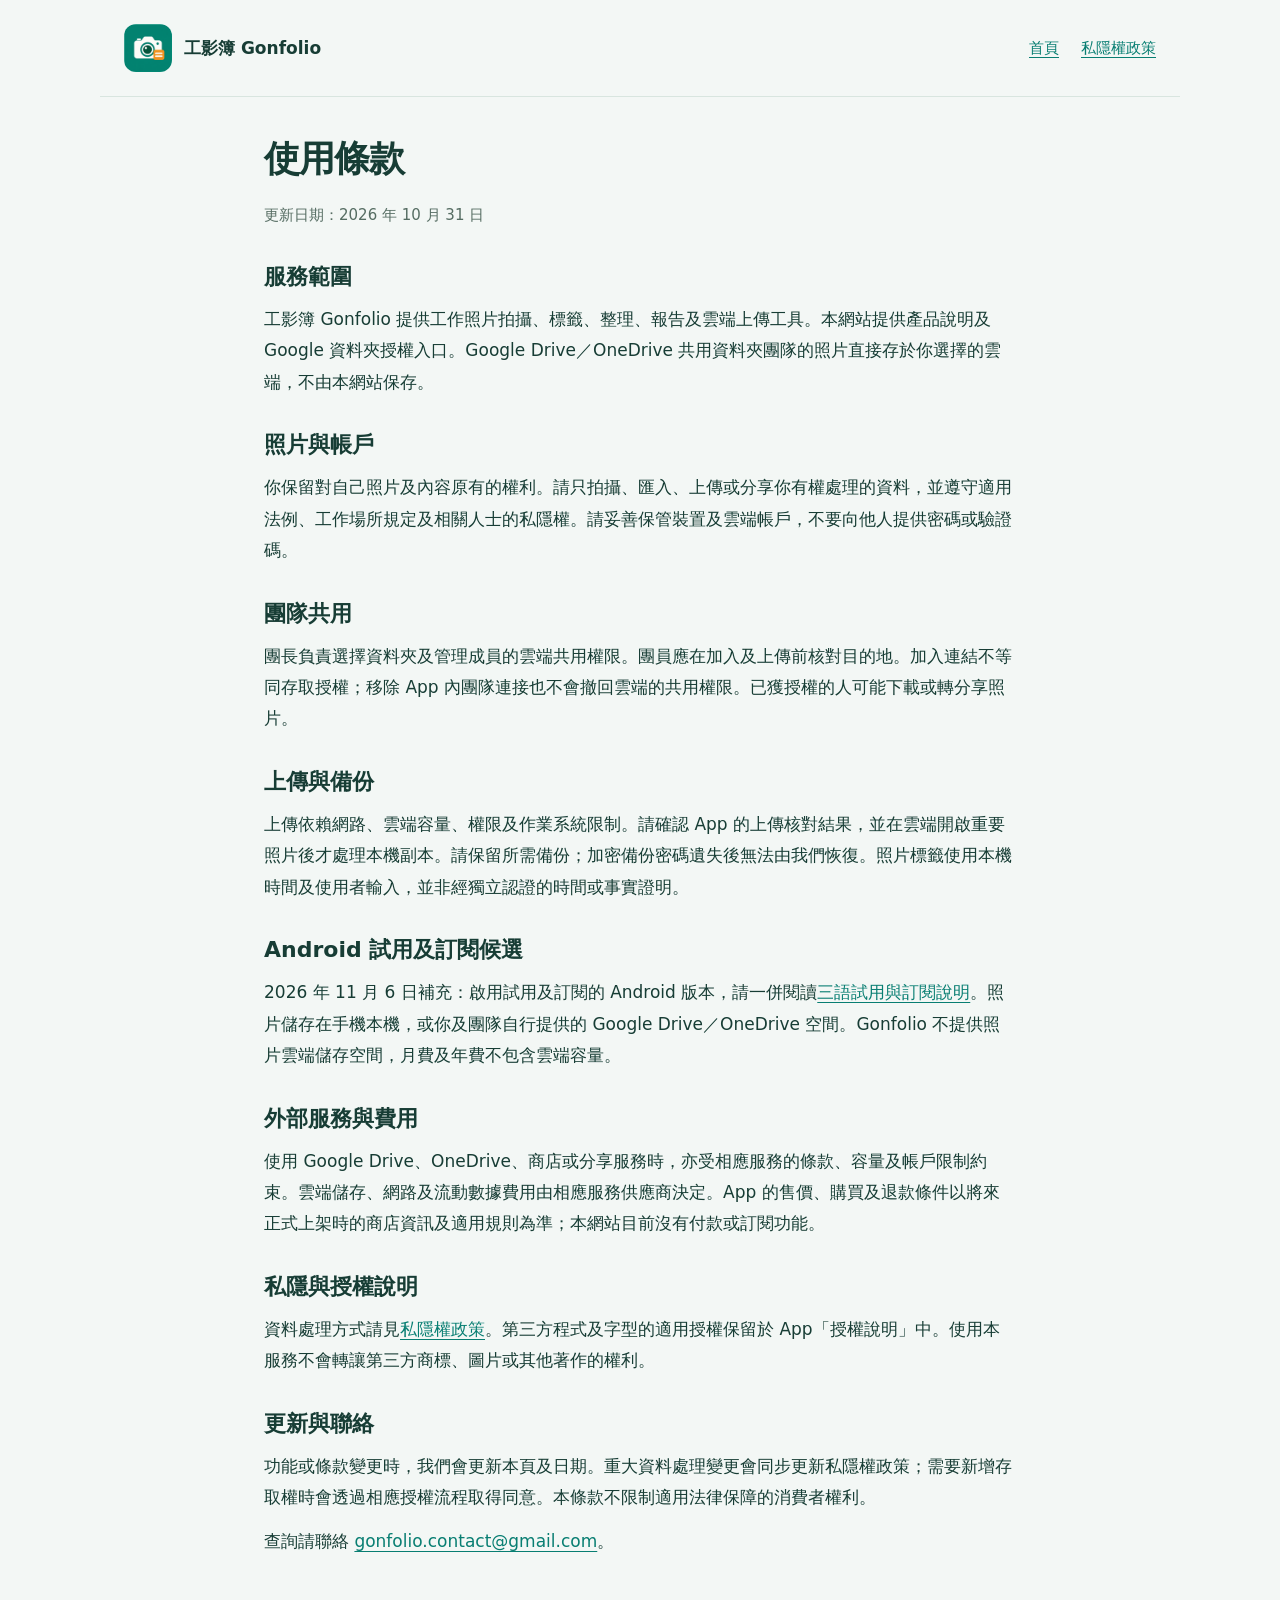
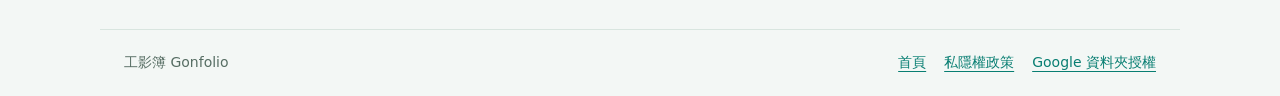
<file: terms.html>
<!doctype html>
<html lang="zh-Hant"><head><meta charset="utf-8"><meta name="viewport" content="width=device-width,initial-scale=1"><meta name="referrer" content="no-referrer"><title>使用條款 · 工影簿 Gonfolio</title><link rel="icon" href="logo.png"><link rel="stylesheet" href="site.css"></head>
<body><a class="skip" href="#main">跳至主要內容</a><header><a class="brand" href="home.html"><img src="logo.png" width="48" height="48" alt="">工影簿 Gonfolio</a><nav aria-label="網站導覽"><a href="home.html">首頁</a><a href="privacy.html">私隱權政策</a></nav></header>
<main class="legal" id="main"><h1>使用條款</h1><p class="muted">更新日期：2026 年 10 月 31 日</p>
<h2>服務範圍</h2><p>工影簿 Gonfolio 提供工作照片拍攝、標籤、整理、報告及雲端上傳工具。本網站提供產品說明及 Google 資料夾授權入口。Google Drive／OneDrive 共用資料夾團隊的照片直接存於你選擇的雲端，不由本網站保存。</p>
<h2>照片與帳戶</h2><p>你保留對自己照片及內容原有的權利。請只拍攝、匯入、上傳或分享你有權處理的資料，並遵守適用法例、工作場所規定及相關人士的私隱權。請妥善保管裝置及雲端帳戶，不要向他人提供密碼或驗證碼。</p>
<h2>團隊共用</h2><p>團長負責選擇資料夾及管理成員的雲端共用權限。團員應在加入及上傳前核對目的地。加入連結不等同存取授權；移除 App 內團隊連接也不會撤回雲端的共用權限。已獲授權的人可能下載或轉分享照片。</p>
<h2>上傳與備份</h2><p>上傳依賴網路、雲端容量、權限及作業系統限制。請確認 App 的上傳核對結果，並在雲端開啟重要照片後才處理本機副本。請保留所需備份；加密備份密碼遺失後無法由我們恢復。照片標籤使用本機時間及使用者輸入，並非經獨立認證的時間或事實證明。</p>
<h2>Android 試用及訂閱候選</h2><p>2026 年 11 月 6 日補充：啟用試用及訂閱的 Android 版本，請一併閱讀<a href="subscription.html">三語試用與訂閱說明</a>。照片儲存在手機本機，或你及團隊自行提供的 Google Drive／OneDrive 空間。Gonfolio 不提供照片雲端儲存空間，月費及年費不包含雲端容量。</p><h2>外部服務與費用</h2><p>使用 Google Drive、OneDrive、商店或分享服務時，亦受相應服務的條款、容量及帳戶限制約束。雲端儲存、網路及流動數據費用由相應服務供應商決定。App 的售價、購買及退款條件以將來正式上架時的商店資訊及適用規則為準；本網站目前沒有付款或訂閱功能。</p>
<h2>私隱與授權說明</h2><p>資料處理方式請見<a href="privacy.html">私隱權政策</a>。第三方程式及字型的適用授權保留於 App「授權說明」中。使用本服務不會轉讓第三方商標、圖片或其他著作的權利。</p>
<h2>更新與聯絡</h2><p>功能或條款變更時，我們會更新本頁及日期。重大資料處理變更會同步更新私隱權政策；需要新增存取權時會透過相應授權流程取得同意。本條款不限制適用法律保障的消費者權利。</p><p>查詢請聯絡 <a href="mailto:gonfolio.contact@gmail.com">gonfolio.contact@gmail.com</a>。</p></main><footer><span>工影簿 Gonfolio</span><a href="home.html">首頁</a><a href="privacy.html">私隱權政策</a><a href="index.html">Google 資料夾授權</a></footer></body></html>
</file>
<file: site.css>
:root{font-family:system-ui,-apple-system,"Segoe UI",sans-serif;color:#173d35;background:#f3f7f5;color-scheme:light;font-size:17px}*{box-sizing:border-box}body{margin:0}a{color:#087e72;text-underline-offset:4px}a:hover{color:#12503f}a:focus-visible{outline:3px solid #bf861b;outline-offset:5px}header,main,footer{width:min(1080px,100%);margin:auto;padding:24px}header{display:flex;align-items:center;justify-content:space-between;gap:20px;border-bottom:1px solid #d8e5df}.brand{display:flex;align-items:center;gap:12px;font-weight:750;text-decoration:none;color:#173d35}.brand img{width:48px;height:48px;border-radius:12px}nav{display:flex;gap:22px;flex-wrap:wrap;font-size:15px}h1{font-size:clamp(32px,6vw,56px);line-height:1.2;letter-spacing:-.03em;margin:16px 0 22px}h2{font-size:25px;margin:0 0 14px}h3{font-size:20px;margin:0 0 10px}p,li{line-height:1.85}p{margin:12px 0}.hero{padding:44px 0}.eyebrow{font-size:14px;font-weight:700;color:#087e72;letter-spacing:.1em}.lead{max-width:680px;font-size:20px;color:#50685e}.button{display:inline-block;background:#087e72;color:white;padding:14px 22px;border-radius:12px;text-decoration:none;font-weight:650;margin:16px 0}.button:hover{background:#12604e;color:white}.grid{display:grid;grid-template-columns:repeat(3,1fr);gap:18px}.card,.panel{background:white;border:1px solid #dae6e0;border-radius:20px;padding:26px}.panel{margin:28px 0}.step{font-size:14px;color:#087e72;font-weight:700;margin-bottom:12px}.muted{color:#566d63;font-size:15px}.path{background:#eef6f2;border-radius:10px;padding:14px 18px;overflow-wrap:anywhere}.legal{max-width:800px}.legal h1{font-size:36px}.legal h2{margin:32px 0 10px;font-size:22px}.legal ul,.legal ol{padding-left:24px}.legal p{overflow-wrap:anywhere}footer{font-size:14px;color:#566d63;border-top:1px solid #d8e5df;margin-top:36px;display:flex;gap:18px;flex-wrap:wrap}footer span{margin-right:auto}.skip{position:absolute;top:-80px;left:16px;background:white;padding:12px;z-index:2}.skip:focus{top:12px}@media(max-width:700px){header{align-items:flex-start;flex-direction:column}header,main,footer{padding:20px}nav{gap:18px}.hero{padding:28px 0}.grid{grid-template-columns:1fr}.card,.panel{padding:22px}.lead{font-size:18px}footer{gap:14px}}@media(prefers-reduced-motion:reduce){*{scroll-behavior:auto!important}}
</file>
